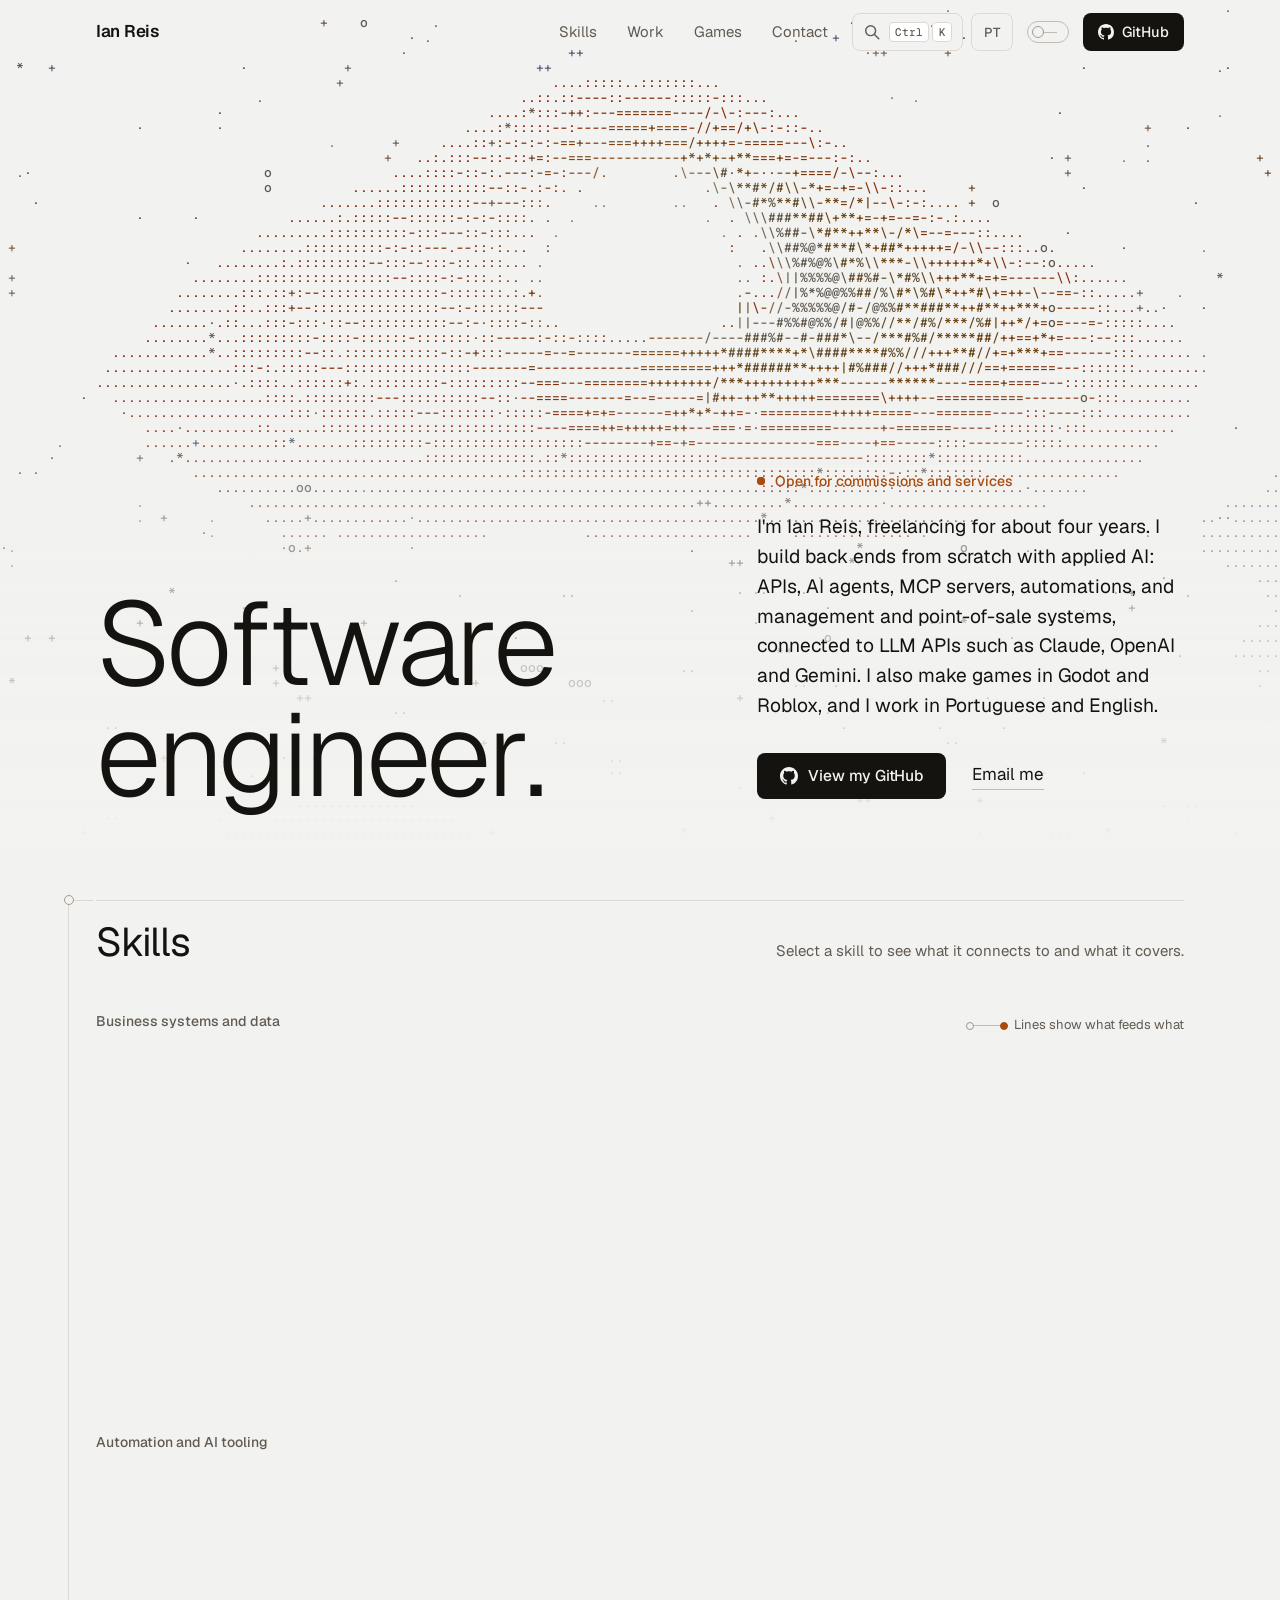
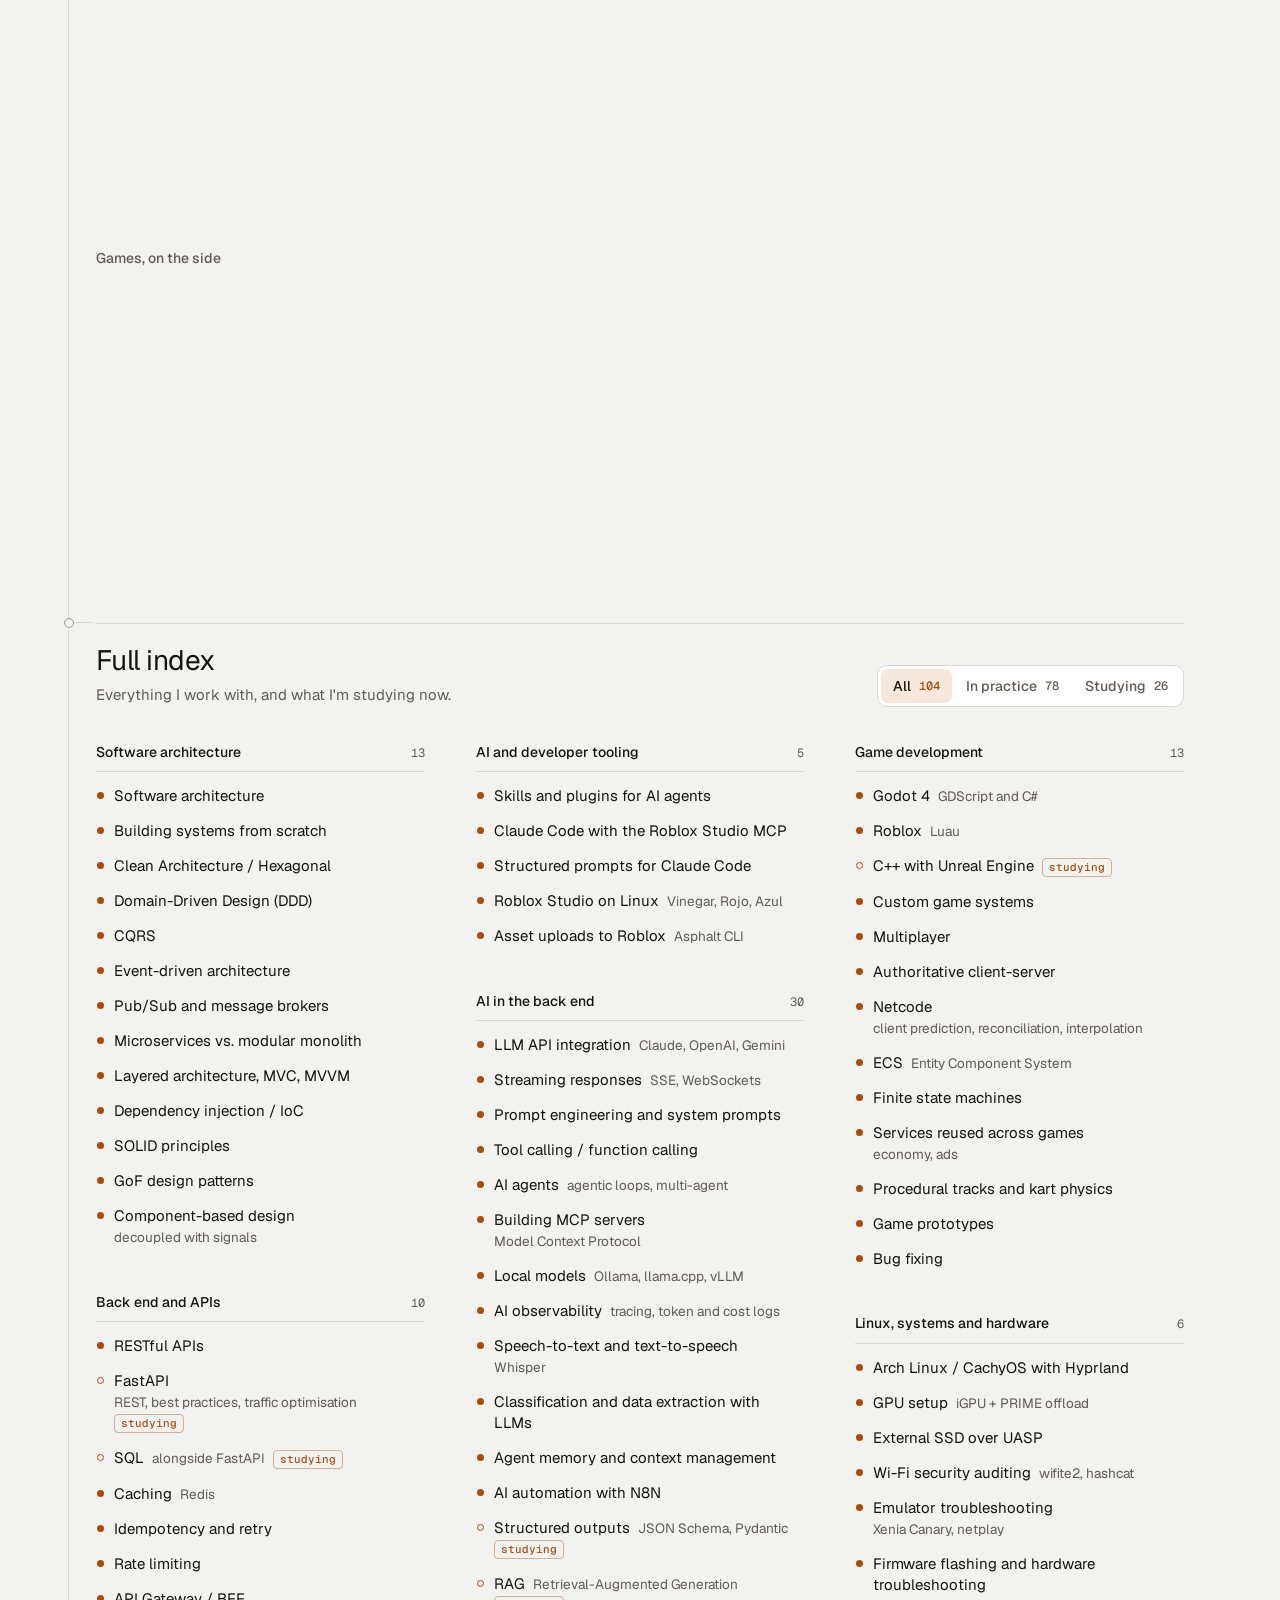
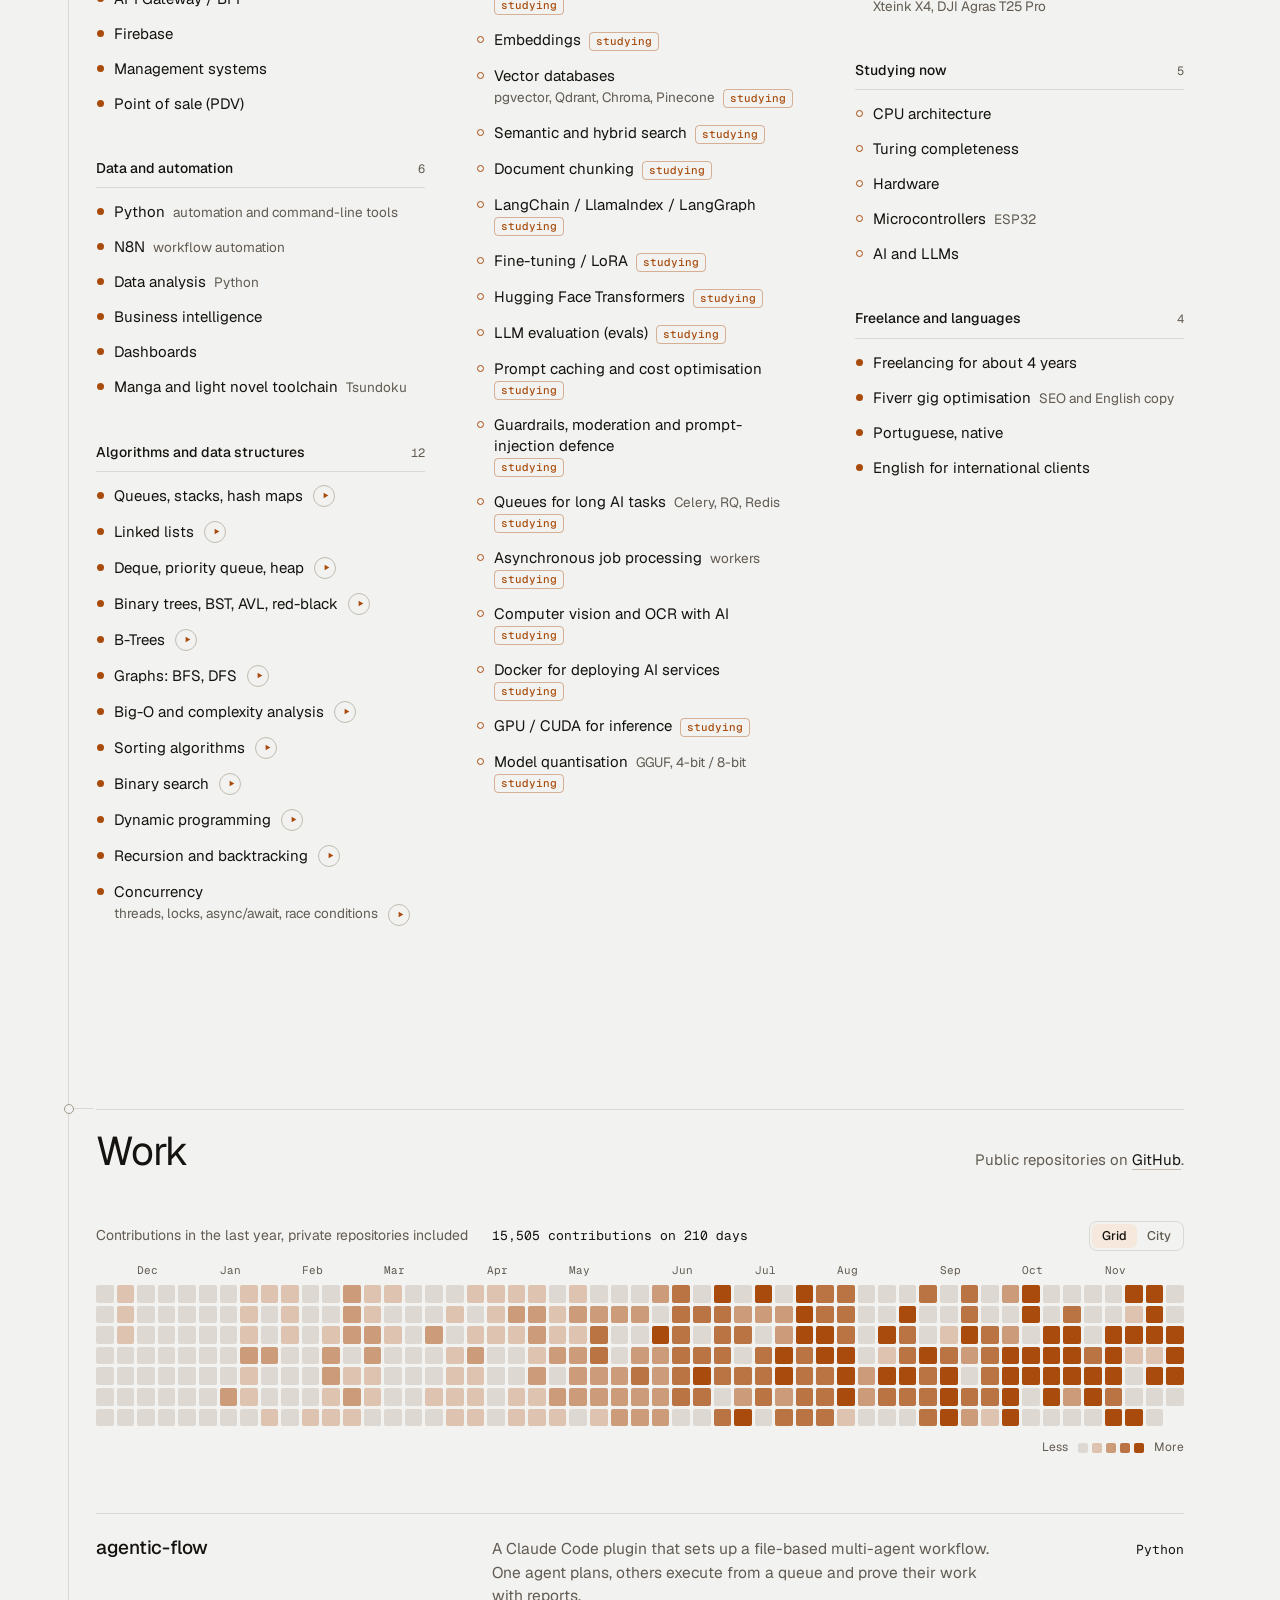
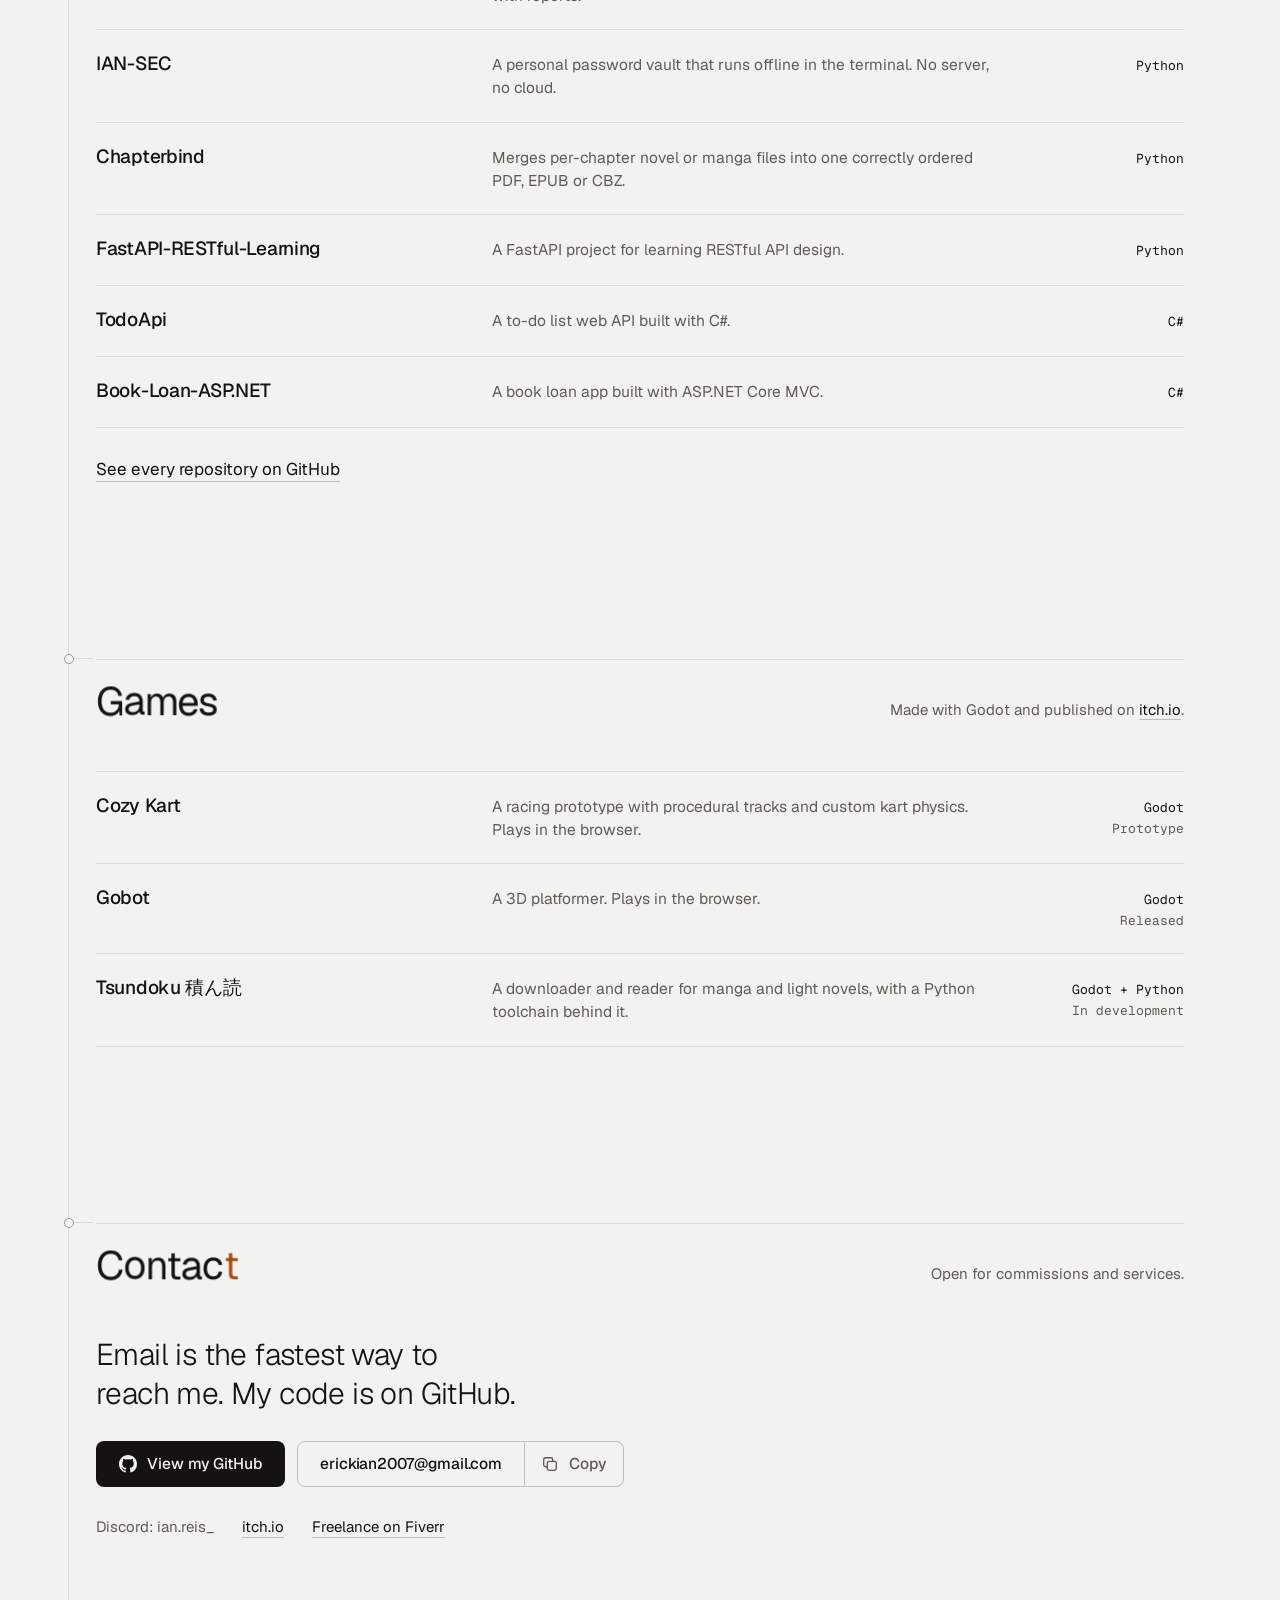
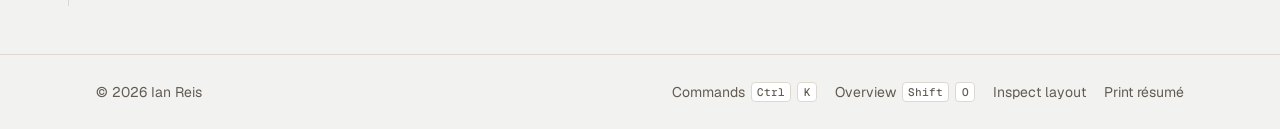
<file: index.html>
<!DOCTYPE html>
<html lang="en">
<head>
<meta charset="utf-8">
<meta name="viewport" content="width=device-width, initial-scale=1">
<title>Ian Reis — Software Engineer</title>
<meta name="description" content="Ian Reis is a freelance software engineer who builds back ends from scratch with applied AI: APIs, AI agents, MCP servers, automations, and management and point-of-sale systems. Also builds games with Godot and Roblox. Portuguese and English.">
<meta name="keywords" content="software engineer, software architecture, RESTful APIs, FastAPI, Python, automation, N8N, CQRS, DDD, Clean Architecture, Godot 4, Roblox, Luau, multiplayer, freelancer">
<meta name="theme-color" content="#F2F2F0">
<meta name="color-scheme" content="light dark">
<link rel="canonical" href="https://ian-reis.github.io/portfolio/">
<meta property="og:type" content="website">
<meta property="og:url" content="https://ian-reis.github.io/portfolio/">
<meta property="og:title" content="Ian Reis — Software Engineer">
<meta property="og:description" content="Back ends with applied AI: APIs, AI agents, MCP servers and automations, plus management and point-of-sale systems. Also games with Godot and Roblox.">
<meta property="og:image" content="https://ian-reis.github.io/portfolio/assets/images/og.png">
<meta property="og:image:width" content="1200">
<meta property="og:image:height" content="630">
<meta name="twitter:card" content="summary_large_image">
<link rel="icon" href="data:image/svg+xml,%3Csvg xmlns='http://www.w3.org/2000/svg' viewBox='0 0 64 64'%3E%3Crect width='64' height='64' rx='14' fill='%2315130F'/%3E%3Cpath d='M18 32L46 20M18 32L46 44' stroke='%23F2A04A' stroke-width='3' fill='none'/%3E%3Ccircle cx='18' cy='32' r='6' fill='%23F2F2F0'/%3E%3Ccircle cx='46' cy='20' r='6' fill='%23F2F2F0'/%3E%3Ccircle cx='46' cy='44' r='6' fill='%23F2F2F0'/%3E%3C/svg%3E">

<script type="application/ld+json">
{
  "@context": "https://schema.org",
  "@type": "Person",
  "name": "Ian Reis",
  "jobTitle": "Software Engineer",
  "email": "mailto:erickian2007@gmail.com",
  "url": "https://ian-reis.github.io/portfolio/",
  "knowsLanguage": ["pt-BR", "en"],
  "knowsAbout": ["Software architecture", "RESTful APIs", "FastAPI", "Python", "Automation", "N8N", "Firebase", "CQRS", "Domain-Driven Design", "Clean Architecture", "Event-driven architecture", "Data structures and algorithms", "Management systems", "Point of sale", "Business intelligence", "Godot 4", "Roblox", "Luau", "C#", "Multiplayer netcode", "LLM API integration", "AI agents", "Model Context Protocol (MCP) servers", "Prompt engineering", "Tool calling", "Local LLMs", "Speech-to-text"],
  "sameAs": ["https://github.com/ian-Reis", "https://ian-reis.itch.io/"]
}
</script>

<script>
  /* Runs before first paint: theme, language and motion preferences, so nothing flashes. */
  (function () {
    var r = document.documentElement;
    var get = function (k) { try { return localStorage.getItem(k); } catch (e) { return null; } };
    var theme = get('ir:theme');
    if (theme !== 'light' && theme !== 'dark') {
      theme = window.matchMedia && matchMedia('(prefers-color-scheme: dark)').matches ? 'dark' : 'light';
    }
    r.setAttribute('data-theme', theme);
    var lang = get('ir:lang');
    if (lang !== 'en' && lang !== 'pt') lang = /^pt\b/i.test(navigator.language || '') ? 'pt' : 'en';
    r.lang = lang === 'pt' ? 'pt-BR' : 'en';
    try { if (!matchMedia('(prefers-reduced-motion: reduce)').matches) r.classList.add('motion'); } catch (e) {}
    r.classList.add('scripted'); // before first paint: layout that depends on JavaScript can be reserved without a shift
    setTimeout(function () { if (!window.__siteReady) r.classList.remove('motion'); }, 3000); // fail-safe
    var meta = document.querySelector('meta[name="theme-color"]');
    if (meta) meta.setAttribute('content', theme === 'dark' ? '#07080B' : '#F2F2F0');

    // arriving from the 404 page: open this page as a circle from the button that was clicked
    window.addEventListener('pagereveal', function (e) {
      if (!e.viewTransition) return;
      // the browser may skip the transition: then the page simply appears, without an error
      ['ready', 'finished', 'updateCallbackDone'].forEach(function (k) { if (e.viewTransition[k]) e.viewTransition[k].catch(function () {}); });
      var raw = null;
      try { raw = sessionStorage.getItem('ir:vt-origin'); sessionStorage.removeItem('ir:vt-origin'); } catch (err) {}
      if (!raw) { e.viewTransition.skipTransition(); return; }
      var p = JSON.parse(raw);
      e.viewTransition.ready.then(function () {
        var rad = Math.hypot(Math.max(p.x, innerWidth - p.x), Math.max(p.y, innerHeight - p.y));
        r.animate({ clipPath: ['circle(0px at ' + p.x + 'px ' + p.y + 'px)', 'circle(' + rad + 'px at ' + p.x + 'px ' + p.y + 'px)'] },
          { duration: 700, easing: 'cubic-bezier(0.215, 0.61, 0.355, 1)', pseudoElement: '::view-transition-new(root)' });
      }).catch(function () { /* the browser skipped the transition: the page simply appears */ });
      e.viewTransition.finished.catch(function () {});
    });
  })();
</script>

<link rel="preload" href="assets/fonts/geist.woff2" as="font" type="font/woff2" crossorigin>
<link rel="stylesheet" href="assets/css/fonts.css">
<link rel="stylesheet" href="assets/css/site.css">

<script data-goatcounter="https://ian-reis.goatcounter.com/count" async src="https://gc.zgo.at/count.js"></script>
</head>
<body>

<a class="skip" href="#main" data-i18n="skip">Skip to content</a>
<div class="progress" aria-hidden="true"><span id="progress"></span></div>

<header class="bar" id="bar" data-c="Header">
  <div class="wrap bar__in">
    <a class="brand" href="#top" aria-label="Ian Reis"><span class="brand__k" aria-hidden="true">I</span><span class="brand__h" aria-hidden="true">an&nbsp;</span><span class="brand__k" aria-hidden="true">R</span><span class="brand__h" aria-hidden="true">eis</span></a>
    <nav class="nav" aria-label="Sections" data-i18n-attr="aria-label:nav.label">
      <a href="#skills" data-i18n="nav.skills">Skills</a>
      <a href="#work" data-i18n="nav.work">Work</a>
      <a href="#games" data-i18n="nav.games">Games</a>
      <a href="#contact" data-i18n="nav.contact">Contact</a>
      <span class="nav__ind" aria-hidden="true"></span>
    </nav>
    <div class="tools">
      <button class="tool tool--palette" type="button" id="open-palette" aria-haspopup="dialog" aria-controls="palette" aria-label="Open command menu" data-i18n-attr="aria-label:palette.open">
        <svg class="icon" viewBox="0 0 20 20" aria-hidden="true" focusable="false"><circle cx="8.5" cy="8.5" r="5.5" fill="none" stroke="currentColor" stroke-width="1.6"/><path d="M13 13l4.5 4.5" stroke="currentColor" stroke-width="1.6" stroke-linecap="round"/></svg>
        <span class="tool__keys"><kbd class="mod-key">Ctrl</kbd><kbd>K</kbd></span>
      </button>
      <button class="tool tool--lang" type="button" id="lang-toggle">PT</button>
      <button class="theme-switch" type="button" id="theme-toggle" role="switch" aria-checked="false" aria-label="Dark theme" data-i18n-attr="aria-label:theme.label">
        <span class="theme-switch__track"><span class="theme-switch__port"></span></span>
      </button>
      <a class="btn btn--primary btn--sm" href="https://github.com/ian-Reis" target="_blank" rel="noopener">
        <svg class="icon" viewBox="0 0 16 16" aria-hidden="true" focusable="false"><path fill="currentColor" d="M8 0C3.58 0 0 3.58 0 8c0 3.54 2.29 6.53 5.47 7.59.4.07.55-.17.55-.38 0-.19-.01-.82-.01-1.49-2.01.37-2.53-.49-2.69-.94-.09-.23-.48-.94-.82-1.13-.28-.15-.68-.52-.01-.53.63-.01 1.08.58 1.23.82.72 1.21 1.87.87 2.33.66.07-.52.28-.87.51-1.07-1.78-.2-3.64-.89-3.64-3.95 0-.87.31-1.59.82-2.15-.08-.2-.36-1.02.08-2.12 0 0 .67-.21 2.2.82.64-.18 1.32-.27 2-.27.68 0 1.36.09 2 .27 1.53-1.04 2.2-.82 2.2-.82.44 1.1.16 1.92.08 2.12.51.56.82 1.27.82 2.15 0 3.07-1.87 3.75-3.65 3.95.29.25.54.73.54 1.48 0 1.07-.01 1.93-.01 2.2 0 .21.15.46.55.38A8.013 8.013 0 0016 8c0-4.42-3.58-8-8-8z"/></svg>
        GitHub
      </a>
    </div>
  </div>
</header>

<main id="main">

  <!-- ───────────── Hero ───────────── -->
  <section class="hero" id="top" data-c="Hero">
    <div class="hero__bg" aria-hidden="true"></div>
    <div class="wrap hero__grid">
      <h1 class="hero__title">
        <span class="sr" data-i18n="hero.sr">Ian Reis, software engineer.</span>
        <span class="hero__line" aria-hidden="true"><span class="hero__inner" data-split data-i18n="hero.l1">Software</span></span>
        <span class="hero__line" aria-hidden="true"><span class="hero__inner" data-split data-i18n="hero.l2">engineer.</span></span>
      </h1>
      <div class="hero__side">
        <p class="status"><span class="status__dot" aria-hidden="true"></span><span data-i18n="status">Open for commissions and services</span></p>
        <p class="hero__lead" data-i18n="hero.lead">I'm Ian Reis, freelancing for about four years. I build back ends from scratch with applied AI: APIs, AI agents, MCP servers, automations, and management and point-of-sale systems, connected to LLM APIs such as Claude, OpenAI and Gemini. I also make games in Godot and Roblox, and I work in Portuguese and English.</p>
        <div class="hero__actions">
          <a class="btn btn--primary" href="https://github.com/ian-Reis" target="_blank" rel="noopener">
            <svg class="icon" viewBox="0 0 16 16" aria-hidden="true" focusable="false"><path fill="currentColor" d="M8 0C3.58 0 0 3.58 0 8c0 3.54 2.29 6.53 5.47 7.59.4.07.55-.17.55-.38 0-.19-.01-.82-.01-1.49-2.01.37-2.53-.49-2.69-.94-.09-.23-.48-.94-.82-1.13-.28-.15-.68-.52-.01-.53.63-.01 1.08.58 1.23.82.72 1.21 1.87.87 2.33.66.07-.52.28-.87.51-1.07-1.78-.2-3.64-.89-3.64-3.95 0-.87.31-1.59.82-2.15-.08-.2-.36-1.02.08-2.12 0 0 .67-.21 2.2.82.64-.18 1.32-.27 2-.27.68 0 1.36.09 2 .27 1.53-1.04 2.2-.82 2.2-.82.44 1.1.16 1.92.08 2.12.51.56.82 1.27.82 2.15 0 3.07-1.87 3.75-3.65 3.95.29.25.54.73.54 1.48 0 1.07-.01 1.93-.01 2.2 0 .21.15.46.55.38A8.013 8.013 0 0016 8c0-4.42-3.58-8-8-8z"/></svg>
            <span data-i18n="cta.github">View my GitHub</span>
          </a>
          <a class="link" href="mailto:erickian2007@gmail.com" data-i18n="cta.email">Email me</a>
        </div>
      </div>
    </div>
  </section>

  <!-- ───────────── Skills ───────────── -->
  <section class="sec" id="skills" aria-labelledby="skills-title" data-c="Skills">
    <div class="wrap">
      <header class="sec__head">
        <h2 class="sec__title" id="skills-title" data-i18n="skills.title">Skills</h2>
        <p class="sec__note" data-i18n="skills.note">Select a skill to see what it connects to and what it covers.</p>
      </header>

      <div class="map" data-c="SkillMap">
        <div class="map__row" data-row="main">
          <div class="map__labels">
            <h3 class="map__label" data-i18n="map.main">Business systems and data</h3>
            <p class="map__legend" aria-hidden="true"><span class="map__legend-line"></span><span data-i18n="map.legend">Lines show what feeds what</span></p>
          </div>
          <div class="map__grid">
            <ul class="col">
              <li><button class="node" type="button" data-id="api" data-to="data" data-stage="0" aria-pressed="false" aria-controls="panel">
                <span class="node__name" data-i18n="n.api">RESTful APIs</span>
                <span class="node__desc" data-i18n="n.api.d">Services that connect systems</span>
              </button></li>
              <li><button class="node" type="button" data-id="mgmt" data-to="data" data-stage="0" aria-pressed="false" aria-controls="panel">
                <span class="node__name" data-i18n="n.mgmt">Management systems</span>
                <span class="node__desc" data-i18n="n.mgmt.d">Software that runs day-to-day operations</span>
              </button></li>
              <li><button class="node" type="button" data-id="pdv" data-to="data" data-stage="0" aria-pressed="false" aria-controls="panel">
                <span class="node__name" data-i18n="n.pdv">Point of sale (PDV)</span>
                <span class="node__desc" data-i18n="n.pdv.d">Software for the sales counter</span>
              </button></li>
            </ul>
            <ul class="col">
              <li><button class="node" type="button" data-id="data" data-to="bi" data-stage="1" aria-pressed="false" aria-controls="panel">
                <span class="node__name" data-i18n="n.data">Data analysis</span>
                <span class="node__desc" data-i18n="n.data.d">Python, from raw data to answers</span>
              </button></li>
            </ul>
            <ul class="col">
              <li><button class="node" type="button" data-id="bi" data-to="dash" data-stage="2" aria-pressed="false" aria-controls="panel">
                <span class="node__name" data-i18n="n.bi">Business intelligence</span>
                <span class="node__desc" data-i18n="n.bi.d">Turning data into decisions</span>
              </button></li>
            </ul>
            <ul class="col">
              <li><button class="node" type="button" data-id="dash" data-stage="3" aria-pressed="false" aria-controls="panel">
                <span class="node__name" data-i18n="n.dash">Dashboards</span>
                <span class="node__desc" data-i18n="n.dash.d">Metrics you can read at a glance</span>
              </button></li>
            </ul>
          </div>
        </div>

        <div class="map__row" data-row="auto">
          <div class="map__labels">
            <h3 class="map__label" data-i18n="map.auto">Automation and AI tooling</h3>
          </div>
          <div class="map__grid">
            <ul class="col">
              <li><button class="node" type="button" data-id="python" data-to="auto" data-stage="0" aria-pressed="false" aria-controls="panel">
                <span class="node__name">Python</span>
                <span class="node__desc" data-i18n="n.python.d">Automation and command-line tools</span>
              </button></li>
              <li><button class="node" type="button" data-id="n8n" data-to="auto" data-stage="0" aria-pressed="false" aria-controls="panel">
                <span class="node__name">N8N</span>
                <span class="node__desc" data-i18n="n.n8n.d">Workflows between services</span>
              </button></li>
              <li><button class="node" type="button" data-id="claude" data-to="auto" data-stage="0" aria-pressed="false" aria-controls="panel">
                <span class="node__name">Claude Code</span>
                <span class="node__desc" data-i18n="n.claude.d">Skills, plugins, prompts and MCP</span>
              </button></li>
            </ul>
            <ul class="col">
              <li><button class="node" type="button" data-id="auto" data-stage="1" aria-pressed="false" aria-controls="panel">
                <span class="node__name" data-i18n="n.auto">Automation</span>
                <span class="node__desc" data-i18n="n.auto.d">Repetitive work, done by software</span>
              </button></li>
            </ul>
            <div class="col col--empty" aria-hidden="true"></div>
            <div class="col col--empty" aria-hidden="true"></div>
          </div>
        </div>

        <div class="map__row map__row--games" data-row="games">
          <div class="map__labels">
            <h3 class="map__label" data-i18n="map.games">Games, on the side</h3>
          </div>
          <div class="map__grid">
            <ul class="col">
              <li><button class="node" type="button" data-id="gdscript" data-to="godot" data-stage="0" aria-pressed="false" aria-controls="panel">
                <span class="node__name">GDScript</span>
                <span class="node__desc" data-i18n="n.gdscript.d">Godot's own language</span>
              </button></li>
              <li><button class="node" type="button" data-id="csharp" data-to="godot" data-stage="0" aria-pressed="false" aria-controls="panel">
                <span class="node__name">C#</span>
                <span class="node__desc" data-i18n="n.csharp.d">Gameplay code and tools</span>
              </button></li>
              <li><button class="node" type="button" data-id="luau" data-to="roblox" data-stage="0" aria-pressed="false" aria-controls="panel">
                <span class="node__name">Luau</span>
                <span class="node__desc" data-i18n="n.luau.d">Roblox scripting</span>
              </button></li>
            </ul>
            <ul class="col">
              <li><button class="node" type="button" data-id="godot" data-to="game" data-stage="1" aria-pressed="false" aria-controls="panel">
                <span class="node__name">Godot 4</span>
                <span class="node__desc" data-i18n="n.godot.d">Open-source game engine</span>
              </button></li>
              <li><button class="node" type="button" data-id="roblox" data-to="game" data-stage="1" aria-pressed="false" aria-controls="panel">
                <span class="node__name">Roblox</span>
                <span class="node__desc" data-i18n="n.roblox.d">Experiences in Luau</span>
              </button></li>
            </ul>
            <ul class="col">
              <li><button class="node" type="button" data-id="game" data-stage="2" aria-pressed="false" aria-controls="panel">
                <span class="node__name" data-i18n="n.game">Game development</span>
                <span class="node__desc" data-i18n="n.game.d">Custom systems, multiplayer, prototypes</span>
              </button></li>
            </ul>
            <div class="col col--empty" aria-hidden="true"></div>
          </div>
        </div>

        <!-- detail for the selected skill (filled by site.js) -->
        <section class="panel" id="panel" aria-labelledby="panel-title" aria-hidden="true">
          <div class="panel__inner">
            <div class="panel__body">
              <header class="panel__head">
                <h3 class="panel__title" id="panel-title" tabindex="-1"></h3>
                <button class="panel__close" type="button" aria-label="Close" data-i18n-attr="aria-label:panel.close">
                  <svg viewBox="0 0 20 20" aria-hidden="true" focusable="false"><path d="M5 5l10 10M15 5L5 15" stroke="currentColor" stroke-width="1.6" stroke-linecap="round"/></svg>
                </button>
              </header>
              <p class="panel__lede"></p>
              <div class="panel__cols">
                <div class="panel__group" data-group="links">
                  <h4 class="panel__label" data-i18n="panel.work">Public work</h4>
                  <ul class="panel__links"></ul>
                </div>
                <div class="panel__group" data-group="related">
                  <h4 class="panel__label" data-i18n="panel.related">Connected skills</h4>
                  <ul class="panel__chips"></ul>
                </div>
              </div>
            </div>
          </div>
        </section>
      </div>

      <!-- full index: every skill, grouped; studying marked as such -->
      <div class="ix" id="index" data-c="SkillIndex">
        <header class="ix__head">
          <div>
            <h3 class="ix__title" data-i18n="ix.title">Full index</h3>
            <p class="ix__note" data-i18n="ix.note">Everything I work with, and what I'm studying now.</p>
          </div>
          <div class="ix__filter" role="group" aria-label="Filter the index" data-i18n-attr="aria-label:ix.filter" hidden>
            <button type="button" class="ix__btn" data-filter="all" aria-pressed="true"><span data-i18n="ix.all">All</span><b></b></button>
            <button type="button" class="ix__btn" data-filter="practice" aria-pressed="false"><span data-i18n="ix.practice">In practice</span><b></b></button>
            <button type="button" class="ix__btn" data-filter="study" aria-pressed="false"><span data-i18n="ix.study">Studying</span><b></b></button>
          </div>
        </header>

        <div class="ix__groups">
          <section class="ix__group" aria-labelledby="ix-g-arch">
            <h4 class="ix__gtitle" id="ix-g-arch"><span data-i18n="ix.g.arch">Software architecture</span><span class="ix__count"></span></h4>
            <ul class="ix__list">
              <li class="ix__item"><span class="ix__name" data-i18n="ix.arch">Software architecture</span></li>
              <li class="ix__item"><span class="ix__name" data-i18n="ix.scratch">Building systems from scratch</span></li>
              <li class="ix__item"><span class="ix__name">Clean Architecture / Hexagonal</span></li>
              <li class="ix__item"><span class="ix__name">Domain-Driven Design (DDD)</span></li>
              <li class="ix__item"><span class="ix__name">CQRS</span></li>
              <li class="ix__item"><span class="ix__name" data-i18n="ix.eda">Event-driven architecture</span></li>
              <li class="ix__item"><span class="ix__name" data-i18n="ix.pubsub">Pub/Sub and message brokers</span></li>
              <li class="ix__item"><span class="ix__name" data-i18n="ix.micro">Microservices vs. modular monolith</span></li>
              <li class="ix__item"><span class="ix__name" data-i18n="ix.layers">Layered architecture, MVC, MVVM</span></li>
              <li class="ix__item"><span class="ix__name" data-i18n="ix.di">Dependency injection / IoC</span></li>
              <li class="ix__item"><span class="ix__name" data-i18n="ix.solid">SOLID principles</span></li>
              <li class="ix__item"><span class="ix__name" data-i18n="ix.gof">GoF design patterns</span></li>
              <li class="ix__item"><span class="ix__name" data-i18n="ix.components">Component-based design</span><span class="ix__detail" data-i18n="ix.components.d">decoupled with signals</span></li>
            </ul>
          </section>

          <section class="ix__group" aria-labelledby="ix-g-back">
            <h4 class="ix__gtitle" id="ix-g-back"><span data-i18n="ix.g.back">Back end and APIs</span><span class="ix__count"></span></h4>
            <ul class="ix__list">
              <li class="ix__item"><span class="ix__name" data-i18n="n.api">RESTful APIs</span></li>
              <li class="ix__item" data-status="study"><span class="ix__name">FastAPI</span><span class="ix__detail" data-i18n="ix.fastapi.d">REST, best practices, traffic optimisation</span><span class="ix__tag" data-i18n="ix.studying">studying</span></li>
              <li class="ix__item" data-status="study"><span class="ix__name">SQL</span><span class="ix__detail" data-i18n="ix.sql.d">alongside FastAPI</span><span class="ix__tag" data-i18n="ix.studying">studying</span></li>
              <li class="ix__item"><span class="ix__name" data-i18n="ix.redis">Caching</span><span class="ix__detail">Redis</span></li>
              <li class="ix__item"><span class="ix__name" data-i18n="ix.idem">Idempotency and retry</span></li>
              <li class="ix__item"><span class="ix__name">Rate limiting</span></li>
              <li class="ix__item"><span class="ix__name">API Gateway / BFF</span></li>
              <li class="ix__item"><span class="ix__name">Firebase</span></li>
              <li class="ix__item"><span class="ix__name" data-i18n="n.mgmt">Management systems</span></li>
              <li class="ix__item"><span class="ix__name" data-i18n="n.pdv">Point of sale (PDV)</span></li>
            </ul>
          </section>

          <section class="ix__group" aria-labelledby="ix-g-data">
            <h4 class="ix__gtitle" id="ix-g-data"><span data-i18n="ix.g.data">Data and automation</span><span class="ix__count"></span></h4>
            <ul class="ix__list">
              <li class="ix__item"><span class="ix__name">Python</span><span class="ix__detail" data-i18n="ix.python.d">automation and command-line tools</span></li>
              <li class="ix__item"><span class="ix__name">N8N</span><span class="ix__detail" data-i18n="ix.n8n.d">workflow automation</span></li>
              <li class="ix__item"><span class="ix__name" data-i18n="ix.analysis">Data analysis</span><span class="ix__detail">Python</span></li>
              <li class="ix__item"><span class="ix__name">Business intelligence</span></li>
              <li class="ix__item"><span class="ix__name">Dashboards</span></li>
              <li class="ix__item"><span class="ix__name" data-i18n="ix.tsundoku">Manga and light novel toolchain</span><span class="ix__detail">Tsundoku</span></li>
            </ul>
          </section>

          <section class="ix__group" aria-labelledby="ix-g-algo">
            <h4 class="ix__gtitle" id="ix-g-algo"><span data-i18n="ix.g.algo">Algorithms and data structures</span><span class="ix__count"></span></h4>
            <ul class="ix__list">
              <li class="ix__item" data-algo="queues"><span class="ix__name" data-i18n="ix.queues">Queues, stacks, hash maps</span></li>
              <li class="ix__item" data-algo="linked"><span class="ix__name" data-i18n="ix.linked">Linked lists</span></li>
              <li class="ix__item" data-algo="heap"><span class="ix__name" data-i18n="ix.heap">Deque, priority queue, heap</span></li>
              <li class="ix__item" data-algo="trees"><span class="ix__name" data-i18n="ix.trees">Binary trees, BST, AVL, red-black</span></li>
              <li class="ix__item" data-algo="btree"><span class="ix__name">B-Trees</span></li>
              <li class="ix__item" data-algo="graphs"><span class="ix__name" data-i18n="ix.graphs">Graphs: BFS, DFS</span></li>
              <li class="ix__item" data-algo="bigo"><span class="ix__name" data-i18n="ix.bigo">Big-O and complexity analysis</span></li>
              <li class="ix__item" data-algo="sorting"><span class="ix__name" data-i18n="ix.sorting">Sorting algorithms</span></li>
              <li class="ix__item" data-algo="bsearch"><span class="ix__name" data-i18n="ix.bsearch">Binary search</span></li>
              <li class="ix__item" data-algo="dp"><span class="ix__name" data-i18n="ix.dp">Dynamic programming</span></li>
              <li class="ix__item" data-algo="recursion"><span class="ix__name" data-i18n="ix.recursion">Recursion and backtracking</span></li>
              <li class="ix__item" data-algo="concurrency"><span class="ix__name" data-i18n="ix.concurrency">Concurrency</span><span class="ix__detail" data-i18n="ix.concurrency.d">threads, locks, async/await, race conditions</span></li>
            </ul>
          </section>

          <section class="ix__group" aria-labelledby="ix-g-ai">
            <h4 class="ix__gtitle" id="ix-g-ai"><span data-i18n="ix.g.ai">AI and developer tooling</span><span class="ix__count"></span></h4>
            <ul class="ix__list">
              <li class="ix__item"><span class="ix__name" data-i18n="ix.agents">Skills and plugins for AI agents</span></li>
              <li class="ix__item"><span class="ix__name" data-i18n="ix.mcp">Claude Code with the Roblox Studio MCP</span></li>
              <li class="ix__item"><span class="ix__name" data-i18n="ix.prompts">Structured prompts for Claude Code</span></li>
              <li class="ix__item"><span class="ix__name" data-i18n="ix.studiolinux">Roblox Studio on Linux</span><span class="ix__detail">Vinegar, Rojo, Azul</span></li>
              <li class="ix__item"><span class="ix__name" data-i18n="ix.asphalt">Asset uploads to Roblox</span><span class="ix__detail">Asphalt CLI</span></li>
            </ul>
          </section>

          <section class="ix__group" aria-labelledby="ix-g-aibe">
            <h4 class="ix__gtitle" id="ix-g-aibe"><span data-i18n="ix.g.aibe">AI in the back end</span><span class="ix__count"></span></h4>
            <ul class="ix__list">
              <li class="ix__item"><span class="ix__name" data-i18n="ix.llmapi">LLM API integration</span><span class="ix__detail">Claude, OpenAI, Gemini</span></li>
              <li class="ix__item"><span class="ix__name" data-i18n="ix.stream">Streaming responses</span><span class="ix__detail">SSE, WebSockets</span></li>
              <li class="ix__item"><span class="ix__name" data-i18n="ix.prompteng">Prompt engineering and system prompts</span></li>
              <li class="ix__item"><span class="ix__name">Tool calling / function calling</span></li>
              <li class="ix__item"><span class="ix__name" data-i18n="ix.aiagents">AI agents</span><span class="ix__detail" data-i18n="ix.aiagents.d">agentic loops, multi-agent</span></li>
              <li class="ix__item"><span class="ix__name" data-i18n="ix.mcpserver">Building MCP servers</span><span class="ix__detail">Model Context Protocol</span></li>
              <li class="ix__item"><span class="ix__name" data-i18n="ix.local">Local models</span><span class="ix__detail">Ollama, llama.cpp, vLLM</span></li>
              <li class="ix__item"><span class="ix__name" data-i18n="ix.obs">AI observability</span><span class="ix__detail" data-i18n="ix.obs.d">tracing, token and cost logs</span></li>
              <li class="ix__item"><span class="ix__name" data-i18n="ix.speech">Speech-to-text and text-to-speech</span><span class="ix__detail">Whisper</span></li>
              <li class="ix__item"><span class="ix__name" data-i18n="ix.extract">Classification and data extraction with LLMs</span></li>
              <li class="ix__item"><span class="ix__name" data-i18n="ix.memory">Agent memory and context management</span></li>
              <li class="ix__item"><span class="ix__name" data-i18n="ix.n8nai">AI automation with N8N</span></li>
              <li class="ix__item" data-status="study"><span class="ix__name">Structured outputs</span><span class="ix__detail">JSON Schema, Pydantic</span><span class="ix__tag" data-i18n="ix.studying">studying</span></li>
              <li class="ix__item" data-status="study"><span class="ix__name">RAG</span><span class="ix__detail">Retrieval-Augmented Generation</span><span class="ix__tag" data-i18n="ix.studying">studying</span></li>
              <li class="ix__item" data-status="study"><span class="ix__name">Embeddings</span><span class="ix__tag" data-i18n="ix.studying">studying</span></li>
              <li class="ix__item" data-status="study"><span class="ix__name" data-i18n="ix.vectordb">Vector databases</span><span class="ix__detail">pgvector, Qdrant, Chroma, Pinecone</span><span class="ix__tag" data-i18n="ix.studying">studying</span></li>
              <li class="ix__item" data-status="study"><span class="ix__name" data-i18n="ix.semsearch">Semantic and hybrid search</span><span class="ix__tag" data-i18n="ix.studying">studying</span></li>
              <li class="ix__item" data-status="study"><span class="ix__name" data-i18n="ix.chunking">Document chunking</span><span class="ix__tag" data-i18n="ix.studying">studying</span></li>
              <li class="ix__item" data-status="study"><span class="ix__name">LangChain / LlamaIndex / LangGraph</span><span class="ix__tag" data-i18n="ix.studying">studying</span></li>
              <li class="ix__item" data-status="study"><span class="ix__name">Fine-tuning / LoRA</span><span class="ix__tag" data-i18n="ix.studying">studying</span></li>
              <li class="ix__item" data-status="study"><span class="ix__name">Hugging Face Transformers</span><span class="ix__tag" data-i18n="ix.studying">studying</span></li>
              <li class="ix__item" data-status="study"><span class="ix__name" data-i18n="ix.evals">LLM evaluation (evals)</span><span class="ix__tag" data-i18n="ix.studying">studying</span></li>
              <li class="ix__item" data-status="study"><span class="ix__name" data-i18n="ix.pcache">Prompt caching and cost optimisation</span><span class="ix__tag" data-i18n="ix.studying">studying</span></li>
              <li class="ix__item" data-status="study"><span class="ix__name" data-i18n="ix.guard">Guardrails, moderation and prompt-injection defence</span><span class="ix__tag" data-i18n="ix.studying">studying</span></li>
              <li class="ix__item" data-status="study"><span class="ix__name" data-i18n="ix.aiqueues">Queues for long AI tasks</span><span class="ix__detail">Celery, RQ, Redis</span><span class="ix__tag" data-i18n="ix.studying">studying</span></li>
              <li class="ix__item" data-status="study"><span class="ix__name" data-i18n="ix.jobs">Asynchronous job processing</span><span class="ix__detail">workers</span><span class="ix__tag" data-i18n="ix.studying">studying</span></li>
              <li class="ix__item" data-status="study"><span class="ix__name" data-i18n="ix.vision">Computer vision and OCR with AI</span><span class="ix__tag" data-i18n="ix.studying">studying</span></li>
              <li class="ix__item" data-status="study"><span class="ix__name" data-i18n="ix.docker">Docker for deploying AI services</span><span class="ix__tag" data-i18n="ix.studying">studying</span></li>
              <li class="ix__item" data-status="study"><span class="ix__name" data-i18n="ix.cuda">GPU / CUDA for inference</span><span class="ix__tag" data-i18n="ix.studying">studying</span></li>
              <li class="ix__item" data-status="study"><span class="ix__name" data-i18n="ix.quant">Model quantisation</span><span class="ix__detail">GGUF, 4-bit / 8-bit</span><span class="ix__tag" data-i18n="ix.studying">studying</span></li>
            </ul>
          </section>

          <section class="ix__group" aria-labelledby="ix-g-games">
            <h4 class="ix__gtitle" id="ix-g-games"><span data-i18n="ix.g.games">Game development</span><span class="ix__count"></span></h4>
            <ul class="ix__list">
              <li class="ix__item"><span class="ix__name">Godot 4</span><span class="ix__detail" data-i18n="ix.godot.d">GDScript and C#</span></li>
              <li class="ix__item"><span class="ix__name">Roblox</span><span class="ix__detail">Luau</span></li>
              <li class="ix__item" data-status="study"><span class="ix__name" data-i18n="ix.unreal">C++ with Unreal Engine</span><span class="ix__tag" data-i18n="ix.studying">studying</span></li>
              <li class="ix__item"><span class="ix__name" data-i18n="ix.gamesys">Custom game systems</span></li>
              <li class="ix__item"><span class="ix__name">Multiplayer</span></li>
              <li class="ix__item"><span class="ix__name" data-i18n="ix.authoritative">Authoritative client-server</span></li>
              <li class="ix__item"><span class="ix__name">Netcode</span><span class="ix__detail" data-i18n="ix.netcode.d">client prediction, reconciliation, interpolation</span></li>
              <li class="ix__item"><span class="ix__name">ECS</span><span class="ix__detail">Entity Component System</span></li>
              <li class="ix__item"><span class="ix__name" data-i18n="ix.fsm">Finite state machines</span></li>
              <li class="ix__item"><span class="ix__name" data-i18n="ix.services">Services reused across games</span><span class="ix__detail" data-i18n="ix.services.d">economy, ads</span></li>
              <li class="ix__item"><span class="ix__name" data-i18n="ix.procedural">Procedural tracks and kart physics</span></li>
              <li class="ix__item"><span class="ix__name" data-i18n="ix.prototypes">Game prototypes</span></li>
              <li class="ix__item"><span class="ix__name" data-i18n="ix.bugs">Bug fixing</span></li>
            </ul>
          </section>

          <section class="ix__group" aria-labelledby="ix-g-sys">
            <h4 class="ix__gtitle" id="ix-g-sys"><span data-i18n="ix.g.sys">Linux, systems and hardware</span><span class="ix__count"></span></h4>
            <ul class="ix__list">
              <li class="ix__item"><span class="ix__name" data-i18n="ix.arch.linux">Arch Linux / CachyOS with Hyprland</span></li>
              <li class="ix__item"><span class="ix__name" data-i18n="ix.gpu">GPU setup</span><span class="ix__detail">iGPU + PRIME offload</span></li>
              <li class="ix__item"><span class="ix__name" data-i18n="ix.ssd">External SSD over UASP</span></li>
              <li class="ix__item"><span class="ix__name" data-i18n="ix.wifi">Wi-Fi security auditing</span><span class="ix__detail">wifite2, hashcat</span></li>
              <li class="ix__item"><span class="ix__name" data-i18n="ix.emu">Emulator troubleshooting</span><span class="ix__detail">Xenia Canary, netplay</span></li>
              <li class="ix__item"><span class="ix__name" data-i18n="ix.firmware">Firmware flashing and hardware troubleshooting</span><span class="ix__detail">Xteink X4, DJI Agras T25 Pro</span></li>
            </ul>
          </section>

          <section class="ix__group ix__group--study" aria-labelledby="ix-g-study">
            <h4 class="ix__gtitle" id="ix-g-study"><span data-i18n="ix.g.study">Studying now</span><span class="ix__count"></span></h4>
            <ul class="ix__list">
              <li class="ix__item" data-status="study"><span class="ix__name" data-i18n="ix.cpu">CPU architecture</span><span class="ix__tag" data-i18n="ix.studying">studying</span></li>
              <li class="ix__item" data-status="study"><span class="ix__name" data-i18n="ix.turing">Turing completeness</span><span class="ix__tag" data-i18n="ix.studying">studying</span></li>
              <li class="ix__item" data-status="study"><span class="ix__name">Hardware</span><span class="ix__tag" data-i18n="ix.studying">studying</span></li>
              <li class="ix__item" data-status="study"><span class="ix__name" data-i18n="ix.mcu">Microcontrollers</span><span class="ix__detail">ESP32</span><span class="ix__tag" data-i18n="ix.studying">studying</span></li>
              <li class="ix__item" data-status="study"><span class="ix__name" data-i18n="ix.llm">AI and LLMs</span><span class="ix__tag" data-i18n="ix.studying">studying</span></li>
            </ul>
          </section>

          <section class="ix__group" aria-labelledby="ix-g-pro">
            <h4 class="ix__gtitle" id="ix-g-pro"><span data-i18n="ix.g.pro">Freelance and languages</span><span class="ix__count"></span></h4>
            <ul class="ix__list">
              <li class="ix__item"><span class="ix__name" data-i18n="ix.freelance">Freelancing for about 4 years</span></li>
              <li class="ix__item"><span class="ix__name" data-i18n="ix.fiverr">Fiverr gig optimisation</span><span class="ix__detail" data-i18n="ix.fiverr.d">SEO and English copy</span></li>
              <li class="ix__item"><span class="ix__name" data-i18n="ix.pt">Portuguese, native</span></li>
              <li class="ix__item"><span class="ix__name" data-i18n="ix.en">English for international clients</span></li>
            </ul>
          </section>
        </div>
      </div>
    </div>
  </section>

  <!-- ───────────── Work ───────────── -->
  <section class="sec" id="work" aria-labelledby="work-title" data-c="Work">
    <div class="wrap">
      <header class="sec__head">
        <h2 class="sec__title" id="work-title" data-i18n="work.title">Work</h2>
        <p class="sec__note" data-i18n-html="work.note">Public repositories on <a href="https://github.com/ian-Reis?tab=repositories" target="_blank" rel="noopener">GitHub</a>.</p>
      </header>

      <!-- contribution calendar incl. private repositories (assets/data/activity.json, refreshed daily by a GitHub Action) -->
      <figure class="activity" id="activity" hidden data-c="Activity">
        <figcaption class="activity__head">
          <span class="insight__label" data-i18n="act.label">Contributions in the last year, private repositories included</span>
          <span class="activity__total" id="act-total"></span>
        </figcaption>
        <div class="hm" id="heatmap">
          <div class="hm__months" aria-hidden="true"></div>
          <div class="hm__grid" role="img"></div>
        </div>
        <p class="hm__legend" aria-hidden="true">
          <span data-i18n="act.less">Less</span><i data-l="0"></i><i data-l="1"></i><i data-l="2"></i><i data-l="3"></i><i data-l="4"></i><span data-i18n="act.more">More</span>
        </p>
      </figure>

      <!-- live from the GitHub API; stays hidden if it cannot load -->
      <div class="insights" id="insights" hidden data-c="Insights">
        <figure class="insight">
          <figcaption class="insight__label" data-i18n="work.langs">Languages across public repositories</figcaption>
          <div class="langbar" id="langbar"></div>
          <ul class="langbar__legend" id="langlegend"></ul>
        </figure>
      </div>

      <ul class="repos" id="repos" data-c="RepoList">
        <li class="repo" data-repo="agentic-flow">
          <a class="repo__main" href="https://github.com/ian-Reis/agentic-flow" target="_blank" rel="noopener">
            <span class="repo__name">agentic-flow</span>
            <span class="repo__desc" data-i18n="r.agentic">A Claude Code plugin that sets up a file-based multi-agent workflow. One agent plans, others execute from a queue and prove their work with reports.</span>
          </a>
          <span class="repo__meta"><span class="repo__lang">Python</span><span class="repo__when"></span></span>
        </li>
        <li class="repo" data-repo="IAN-SEC">
          <a class="repo__main" href="https://github.com/ian-Reis/IAN-SEC" target="_blank" rel="noopener">
            <span class="repo__name">IAN-SEC</span>
            <span class="repo__desc" data-i18n="r.iansec">A personal password vault that runs offline in the terminal. No server, no cloud.</span>
          </a>
          <span class="repo__meta"><span class="repo__lang">Python</span><span class="repo__when"></span></span>
        </li>
        <li class="repo" data-repo="Chapterbind">
          <a class="repo__main" href="https://github.com/ian-Reis/Chapterbind" target="_blank" rel="noopener">
            <span class="repo__name">Chapterbind</span>
            <span class="repo__desc" data-i18n="r.chapterbind">Merges per-chapter novel or manga files into one correctly ordered PDF, EPUB or CBZ.</span>
          </a>
          <span class="repo__meta"><span class="repo__lang">Python</span><span class="repo__when"></span></span>
        </li>
        <li class="repo" data-repo="FastAPI-RESTful-Learning">
          <a class="repo__main" href="https://github.com/ian-Reis/FastAPI-RESTful-Learning" target="_blank" rel="noopener">
            <span class="repo__name">FastAPI-RESTful-Learning</span>
            <span class="repo__desc" data-i18n="r.fastapi">A FastAPI project for learning RESTful API design.</span>
          </a>
          <span class="repo__meta"><span class="repo__lang">Python</span><span class="repo__when"></span></span>
        </li>
        <li class="repo" data-repo="TodoApi">
          <a class="repo__main" href="https://github.com/ian-Reis/TodoApi" target="_blank" rel="noopener">
            <span class="repo__name">TodoApi</span>
            <span class="repo__desc" data-i18n="r.todo">A to-do list web API built with C#.</span>
          </a>
          <span class="repo__meta"><span class="repo__lang">C#</span><span class="repo__when"></span></span>
        </li>
        <li class="repo" data-repo="Book-Loan-ASP.NET">
          <a class="repo__main" href="https://github.com/ian-Reis/Book-Loan-ASP.NET" target="_blank" rel="noopener">
            <span class="repo__name">Book-Loan-ASP.NET</span>
            <span class="repo__desc" data-i18n="r.bookloan">A book loan app built with ASP.NET Core MVC.</span>
          </a>
          <span class="repo__meta"><span class="repo__lang">C#</span><span class="repo__when"></span></span>
        </li>
      </ul>

      <p class="more"><a class="link" href="https://github.com/ian-Reis?tab=repositories" target="_blank" rel="noopener" data-i18n="work.all">See every repository on GitHub</a></p>
    </div>
  </section>

  <!-- ───────────── Games ───────────── -->
  <section class="sec" id="games" aria-labelledby="games-title" data-c="Games">
    <div class="wrap">
      <header class="sec__head">
        <h2 class="sec__title" id="games-title" data-i18n="games.title">Games</h2>
        <p class="sec__note" data-i18n-html="games.note">Made with Godot and published on <a href="https://ian-reis.itch.io/" target="_blank" rel="noopener">itch.io</a>.</p>
      </header>

      <ul class="repos repos--games" id="games-list">
        <li class="repo" data-cover="assets/images/games/cozy-kart.png">
          <a class="repo__main" href="https://ian-reis.itch.io/cozy-kart" target="_blank" rel="noopener">
            <span class="repo__name">Cozy Kart</span>
            <span class="repo__desc" data-i18n="g.cozy">A racing prototype with procedural tracks and custom kart physics. Plays in the browser.</span>
          </a>
          <span class="repo__meta"><span class="repo__lang">Godot</span><span class="repo__when" data-i18n="g.prototype">Prototype</span></span>
        </li>
        <li class="repo" data-cover="assets/images/games/gobot.png">
          <a class="repo__main" href="https://ian-reis.itch.io/gobot" target="_blank" rel="noopener">
            <span class="repo__name">Gobot</span>
            <span class="repo__desc" data-i18n="g.gobot">A 3D platformer. Plays in the browser.</span>
          </a>
          <span class="repo__meta"><span class="repo__lang">Godot</span><span class="repo__when" data-i18n="g.released">Released</span></span>
        </li>
        <li class="repo" data-cover="assets/images/games/tsundoku.png">
          <a class="repo__main" href="https://ian-reis.itch.io/tsundoku" target="_blank" rel="noopener">
            <span class="repo__name">Tsundoku <span lang="ja">積ん読</span></span>
            <span class="repo__desc" data-i18n="g.tsundoku">A downloader and reader for manga and light novels, with a Python toolchain behind it.</span>
          </a>
          <span class="repo__meta"><span class="repo__lang">Godot + Python</span><span class="repo__when" data-i18n="g.indev">In development</span></span>
        </li>
      </ul>
    </div>
  </section>

  <!-- ───────────── Contact ───────────── -->
  <section class="sec sec--last" id="contact" aria-labelledby="contact-title" data-c="Contact">
    <div class="wrap">
      <header class="sec__head">
        <h2 class="sec__title" id="contact-title" data-i18n="contact.title">Contact</h2>
        <p class="sec__note" data-i18n="status.full">Open for commissions and services.</p>
      </header>

      <div class="contact">
        <p class="contact__lead" data-i18n="contact.lead">Email is the fastest way to reach me. My code is on GitHub.</p>
        <div class="contact__actions">
          <a class="btn btn--primary" href="https://github.com/ian-Reis" target="_blank" rel="noopener">
            <svg class="icon" viewBox="0 0 16 16" aria-hidden="true" focusable="false"><path fill="currentColor" d="M8 0C3.58 0 0 3.58 0 8c0 3.54 2.29 6.53 5.47 7.59.4.07.55-.17.55-.38 0-.19-.01-.82-.01-1.49-2.01.37-2.53-.49-2.69-.94-.09-.23-.48-.94-.82-1.13-.28-.15-.68-.52-.01-.53.63-.01 1.08.58 1.23.82.72 1.21 1.87.87 2.33.66.07-.52.28-.87.51-1.07-1.78-.2-3.64-.89-3.64-3.95 0-.87.31-1.59.82-2.15-.08-.2-.36-1.02.08-2.12 0 0 .67-.21 2.2.82.64-.18 1.32-.27 2-.27.68 0 1.36.09 2 .27 1.53-1.04 2.2-.82 2.2-.82.44 1.1.16 1.92.08 2.12.51.56.82 1.27.82 2.15 0 3.07-1.87 3.75-3.65 3.95.29.25.54.73.54 1.48 0 1.07-.01 1.93-.01 2.2 0 .21.15.46.55.38A8.013 8.013 0 0016 8c0-4.42-3.58-8-8-8z"/></svg>
            <span data-i18n="cta.github">View my GitHub</span>
          </a>
          <div class="email">
            <a class="btn btn--ghost email__link" href="mailto:erickian2007@gmail.com">erickian2007@gmail.com</a>
            <button class="btn btn--ghost email__copy" type="button" data-copy-email aria-label="Copy email address" data-i18n-attr="aria-label:copy.label">
              <svg class="icon" viewBox="0 0 20 20" aria-hidden="true" focusable="false"><rect x="7" y="7" width="10" height="10" rx="2" fill="none" stroke="currentColor" stroke-width="1.5"/><path d="M13 7V5a2 2 0 00-2-2H5a2 2 0 00-2 2v6a2 2 0 002 2h2" fill="none" stroke="currentColor" stroke-width="1.5"/></svg>
              <span data-i18n="copy.short">Copy</span>
            </button>
          </div>
        </div>
        <ul class="contact__more">
          <li>Discord: ian.reis_</li>
          <li><a class="link" href="https://ian-reis.itch.io/" target="_blank" rel="noopener">itch.io</a></li>
          <li><a class="link" href="https://www.fiverr.com/s/ljaD8gj" target="_blank" rel="noopener" data-i18n="contact.fiverr">Freelance on Fiverr</a></li>
        </ul>
      </div>
    </div>
  </section>

</main>

<footer class="foot" data-c="Footer">
  <div class="wrap foot__in">
    <span>&copy; 2026 Ian Reis</span>
    <span class="foot__tools">
      <button class="foot__btn" type="button" data-open-palette><span data-i18n="foot.palette">Commands</span> <kbd class="mod-key">Ctrl</kbd><kbd>K</kbd></button>
      <button class="foot__btn" type="button" data-overview hidden><span data-i18n="foot.overview">Overview</span> <kbd>Shift</kbd><kbd>O</kbd></button>
      <button class="foot__btn" type="button" data-inspect aria-pressed="false" data-i18n="foot.inspect">Inspect layout</button>
      <button class="foot__btn" type="button" data-print data-i18n="foot.print">Print résumé</button>
    </span>
  </div>
</footer>

<!-- command menu -->
<div class="palette" id="palette" role="dialog" aria-modal="true" aria-label="Command menu" data-i18n-attr="aria-label:palette.label" hidden>
  <div class="palette__scrim" data-close-palette></div>
  <div class="palette__box">
    <div class="palette__search">
      <svg class="icon" viewBox="0 0 20 20" aria-hidden="true" focusable="false"><circle cx="8.5" cy="8.5" r="5.5" fill="none" stroke="currentColor" stroke-width="1.6"/><path d="M13 13l4.5 4.5" stroke="currentColor" stroke-width="1.6" stroke-linecap="round"/></svg>
      <input class="palette__input" id="palette-input" type="text" role="combobox" aria-expanded="true" aria-controls="palette-list" aria-autocomplete="list" autocomplete="off" spellcheck="false" placeholder="Type a command…" data-i18n-attr="placeholder:palette.placeholder">
      <kbd>Esc</kbd>
    </div>
    <ul class="palette__list" id="palette-list" role="listbox"></ul>
    <p class="palette__hint" data-i18n="palette.hint">↑ ↓ to move · Enter to run · Esc to close · ? for shortcuts</p>
  </div>
</div>

<!-- shared floating preview (commit / game cover), toast, inspect overlay -->
<div class="peek" id="peek" aria-hidden="true"></div>
<div class="toast" id="toast" role="status" aria-live="polite"></div>
<div class="inspect" id="inspect" aria-hidden="true">
  <i class="inspect__scan"></i>
  <div class="wrap inspect__grid"><i></i><i></i><i></i><i></i><i></i><i></i><i></i><i></i><i></i><i></i><i></i><i></i></div>
  <p class="inspect__badge"><span data-i18n="inspect.badge">Inspect mode: 12-column grid, 1200px, Esc to exit</span></p>
</div>

<script src="assets/js/i18n.js"></script>
<script defer src="assets/js/site.js"></script>
</body>
</html>
</file>
<file: assets/css/fonts.css>
/* Self-hosted latin subsets: Geist and Geist Mono (SIL Open Font License 1.1). Both are variable fonts. */
@font-face {
  font-family: 'Geist';
  font-style: normal;
  font-weight: 100 900;
  font-display: swap;
  src: url('../fonts/geist.woff2') format('woff2');
  unicode-range: U+0000-00FF, U+0131, U+0152-0153, U+02BB-02BC, U+02C6, U+02DA, U+02DC, U+0304, U+0308, U+0329, U+2000-206F, U+20AC, U+2122, U+2191, U+2193, U+2212, U+2215, U+FEFF, U+FFFD;
}
@font-face {
  font-family: 'Geist Mono';
  font-style: normal;
  font-weight: 400 500;
  font-display: swap;
  src: url('../fonts/geist-mono.woff2') format('woff2');
  unicode-range: U+0000-00FF, U+0131, U+0152-0153, U+02BB-02BC, U+02C6, U+02DA, U+02DC, U+0304, U+0308, U+0329, U+2000-206F, U+20AC, U+2122, U+2191, U+2193, U+2212, U+2215, U+FEFF, U+FFFD;
}
</file>
<file: assets/css/site.css>
/* ─────────────────────────────────────────────────────────────
   Ian Reis — software engineer
   Precise, with one strong image: a black hole in the hero. The palette comes from it:
   deep space and the amber of its accretion disk. One type family, hairlines instead
   of shadows, one accent that only marks relationships and actions.
   ───────────────────────────────────────────────────────────── */

:root, [data-theme="light"] { /* light tokens also apply to any element set to light (theme lantern) */
  --paper: #F2F2F0;
  --surface: #FFFFFF;
  --ink: #15130F;
  --slate: #615B52;
  --hairline: #DDD9D2;
  --hairline-strong: #C2BCB2;
  --port: #A1998D;
  --accent: #A84B0C;
  --accent-tint: #F6E8DC;
  --accent-ring: rgba(168, 75, 12, 0.14);
  --btn-bg: #15130F;
  --btn-fg: #F2F2F0;
  --dot: rgba(21, 19, 15, 0.2);
  --scrim: rgba(21, 19, 15, 0.32);
  --lift: 0 18px 50px rgba(21, 19, 15, 0.12);
  --c1: #A84B0C; --c2: #D9782E; --c3: #E9B36A; --c4: #A1998D; --c5: #D3CDC3;

  --font: 'Geist', system-ui, -apple-system, 'Segoe UI', Roboto, sans-serif;
  --mono: 'Geist Mono', ui-monospace, 'SFMono-Regular', Menlo, Consolas, monospace;
  --gutter: clamp(20px, 5vw, 56px);
  --maxw: 1200px;
  --bar-h: 64px;
  --ease: cubic-bezier(0.215, 0.61, 0.355, 1); /* power3.out */
  color-scheme: light;
}

[data-theme="dark"] { /* deep space, lit by the accretion disk */
  --paper: #07080B;
  --surface: #0F1116;
  --ink: #EFE8DC;
  --slate: #A39C90;
  --hairline: #1F2129;
  --hairline-strong: #2F323B;
  --port: #6E685E;
  --accent: #F2A04A;
  --accent-tint: rgba(242, 160, 74, 0.12);
  --accent-ring: rgba(242, 160, 74, 0.2);
  --btn-bg: #EFE8DC;
  --btn-fg: #07080B;
  --dot: rgba(239, 232, 220, 0.16);
  --scrim: rgba(2, 2, 4, 0.65);
  --lift: 0 18px 50px rgba(0, 0, 0, 0.6);
  --c1: #F2A04A; --c2: #E0703A; --c3: #F6D28B; --c4: #A39C90; --c5: #4A453E;
  color-scheme: dark;
}

*, *::before, *::after { box-sizing: border-box; }
* { margin: 0; }

html {
  background: var(--paper);
  scroll-padding-top: calc(var(--bar-h) + 16px);
  -webkit-text-size-adjust: 100%;
  scrollbar-color: var(--hairline-strong) transparent;
}
@media (prefers-reduced-motion: no-preference) {
  html { scroll-behavior: smooth; }
}

body {
  background: var(--paper);
  color: var(--ink);
  font: 400 17px/1.6 var(--font);
  -webkit-font-smoothing: antialiased;
  text-rendering: optimizeLegibility;
  min-height: 100vh;
  overflow-x: hidden;
}

ul { padding: 0; list-style: none; }
a { color: inherit; text-decoration: none; }
p { text-wrap: pretty; }
button { font: inherit; color: inherit; }
::selection { background: var(--accent); color: var(--paper); }

:focus-visible { outline: 2px solid var(--accent); outline-offset: 3px; border-radius: 4px; }
.motion :focus-visible { animation: focus-in 0.35s var(--ease); }
@keyframes focus-in { from { outline-offset: 7px; outline-color: transparent; } }

kbd {
  display: inline-block; min-width: 20px; padding: 1px 5px; text-align: center;
  font: 500 11px/1.5 var(--mono); color: var(--slate);
  border: 1px solid var(--hairline); border-radius: 4px; background: var(--surface);
}

.wrap { width: 100%; max-width: var(--maxw); margin: 0 auto; padding-inline: var(--gutter); }

.sr {
  position: absolute; width: 1px; height: 1px; padding: 0; margin: -1px;
  overflow: hidden; clip: rect(0 0 0 0); clip-path: inset(50%); white-space: nowrap; border: 0;
}
.skip {
  position: fixed; left: 12px; top: -64px; z-index: 100;
  background: var(--btn-bg); color: var(--btn-fg); padding: 10px 16px; border-radius: 8px; font-weight: 500;
}
.skip:focus { top: 12px; }

/* theme switch: the new theme opens as a circle from the switch (View Transitions) */
::view-transition-old(root), ::view-transition-new(root) { animation: none; mix-blend-mode: normal; }
@view-transition { navigation: auto; } /* lets the 404 page hand over with the same circle */

/* a skill card grows into its panel (and shrinks back): one shared element across both states */
::view-transition-group(skill-morph) { animation-duration: 0.62s; animation-timing-function: cubic-bezier(0.215, 0.61, 0.355, 1); }
::view-transition-image-pair(skill-morph) { overflow: clip; border-radius: 12px; }
::view-transition-old(skill-morph), ::view-transition-new(skill-morph) {
  width: 100%; height: 100%; object-fit: none; object-position: left top; animation-duration: 0.36s;
}
/* index entries glide to their new places when the filter changes */
::view-transition-group(*.ixm) { animation-duration: 0.55s; animation-timing-function: cubic-bezier(0.215, 0.61, 0.355, 1); }
.panel.no-anim, .panel.no-anim * { transition: none !important; }

/* ── Reading progress ── */
.progress { position: fixed; left: 0; right: 0; top: 0; z-index: 60; height: 2px; pointer-events: none; }
.progress span { display: block; height: 100%; background: var(--accent); transform: scaleX(0); transform-origin: left; }

/* ── Buttons and links ── */
.btn {
  display: inline-flex; align-items: center; justify-content: center; gap: 10px;
  min-height: 46px; padding: 0 22px; border-radius: 8px; border: 1px solid transparent;
  font: 500 15.5px/1 var(--font); letter-spacing: -0.005em; cursor: pointer; white-space: nowrap;
  transition: background-color 0.25s, color 0.25s, border-color 0.25s, transform 0.35s var(--ease);
}
.btn:active { transform: scale(0.97); }
.btn--sm { min-height: 38px; padding: 0 14px; font-size: 14.5px; gap: 8px; }
.btn--primary { background: var(--btn-bg); color: var(--btn-fg); }
.btn--primary:hover { background: var(--accent); color: var(--paper); }
.btn--primary .icon { transition: transform 0.45s var(--ease); }
.btn--primary:hover .icon { transform: rotate(-12deg) scale(1.08); }
.btn--ghost { border-color: var(--hairline-strong); color: var(--ink); background: transparent; }
.btn--ghost:hover { border-color: var(--ink); }
.icon { width: 18px; height: 18px; flex: none; }
.btn--sm .icon { width: 16px; height: 16px; }

/* links: hairline at rest; the accent line grows from the side the pointer came in, and leaves by the side it went out */
.link {
  color: var(--ink); padding-bottom: 2px;
  background:
    linear-gradient(var(--accent), var(--accent)) var(--from, left) bottom / 0 1px no-repeat,
    linear-gradient(var(--hairline-strong), var(--hairline-strong)) left bottom / 100% 1px no-repeat;
  transition: background-size 0.45s var(--ease), color 0.2s;
}
.link:hover { color: var(--accent); background-size: 100% 1px, 100% 1px; }

/* ── Header ── */
.bar {
  position: fixed; top: 0; left: 0; right: 0; z-index: 50; color: var(--ink); /* follows its own tokens (dark over the hero) */
  border-bottom: 1px solid transparent; transition: background-color 0.3s, border-color 0.3s;
}
.bar.is-solid {
  background: color-mix(in srgb, var(--paper) 86%, transparent); border-bottom-color: var(--hairline);
  -webkit-backdrop-filter: blur(10px); backdrop-filter: blur(10px);
}
.bar__in { display: flex; align-items: center; gap: 24px; height: var(--bar-h); }
.brand { font-weight: 600; font-size: 17px; letter-spacing: -0.015em; }
.nav { position: relative; display: flex; align-items: center; gap: clamp(18px, 2.4vw, 30px); margin-left: auto; }
.nav > a { padding: 8px 0; font-size: 15px; color: var(--slate); transition: color 0.2s; }
.nav > a:hover, .nav > a[aria-current] { color: var(--ink); }
.nav__ind {
  position: absolute; left: 0; bottom: 2px; width: 1px; height: 1px; background: var(--accent);
  transform-origin: left; opacity: 0;
  transform: translateX(var(--x, 0)) scaleX(var(--w, 0));
  transition: transform 0.55s var(--ease), opacity 0.3s;
}
.nav__ind.is-on { opacity: 1; }

.tools { display: flex; align-items: center; gap: 8px; }
.tool {
  display: inline-flex; align-items: center; gap: 8px; height: 38px; padding: 0 10px;
  border: 1px solid var(--hairline); border-radius: 8px; background: transparent; color: var(--slate);
  font: 500 13px/1 var(--font); cursor: pointer; transition: border-color 0.2s, color 0.2s;
}
.tool:hover { border-color: var(--hairline-strong); color: var(--ink); }
.tool__keys { display: inline-flex; gap: 3px; }
.tool--lang { min-width: 42px; justify-content: center; letter-spacing: 0.02em; }

.theme-switch { display: inline-flex; padding: 8px 6px; background: none; border: 0; cursor: pointer; }
.theme-switch__track {
  position: relative; display: block; width: 42px; height: 22px;
  border: 1px solid var(--hairline-strong); border-radius: 999px; transition: border-color 0.3s;
}
.theme-switch__track::before { content: ""; position: absolute; left: 11px; right: 11px; top: 50%; height: 1px; background: var(--hairline-strong); }
.theme-switch__port {
  position: absolute; top: 50%; left: 4px; width: 12px; height: 12px; margin-top: -6px; border-radius: 50%;
  background: var(--paper); border: 1.5px solid var(--port);
  transition: transform 0.5s var(--ease), background-color 0.3s, border-color 0.3s;
}
.theme-switch:hover .theme-switch__track { border-color: var(--accent); }
html[data-theme="dark"] .theme-switch__port { transform: translateX(20px); background: var(--accent); border-color: var(--accent); }

/* ── Hero ── */
/* the hero: full screen, the black hole above, the words anchored at the bottom; it follows the theme
   (dark: glowing characters on space; light: the same black hole printed in ink on paper) */
.hero {
  position: relative; overflow: hidden; display: flex; flex-direction: column; justify-content: flex-end;
  min-height: 100vh; min-height: 100svh; padding: calc(var(--bar-h) + 48px) 0 clamp(48px, 7vw, 96px);
  background: var(--paper); color: var(--ink);
}
/* a dark floor under the words so they stay readable over the light of the disk */
.hero::after {
  content: ""; position: absolute; left: 0; right: 0; bottom: 0; height: 58%; z-index: 0; pointer-events: none;
  background: linear-gradient(to top, var(--paper) 8%, color-mix(in srgb, var(--paper) 70%, transparent) 45%, transparent);
}
.hero__bg {
  position: absolute; inset: 0; z-index: 0; pointer-events: none;
  background-image: radial-gradient(circle, var(--dot) 1px, transparent 1.6px);
  background-size: 24px 24px; background-position: center;
  -webkit-mask-image: radial-gradient(circle 340px at var(--mx, 74%) var(--my, 42%), #000 0%, rgba(0, 0, 0, 0.35) 45%, rgba(0, 0, 0, 0.12) 80%);
  mask-image: radial-gradient(circle 340px at var(--mx, 74%) var(--my, 42%), #000 0%, rgba(0, 0, 0, 0.35) 45%, rgba(0, 0, 0, 0.12) 80%);
}
.hero__ink { position: absolute; inset: 0; z-index: 0; width: 100%; height: 100%; pointer-events: none; animation: fade 1.6s var(--ease) both; }
.hero__bg { transition: opacity 1.2s var(--ease); }
.hero.has-hole .hero__bg { opacity: 0; } /* the black hole draws the dot grid itself, bent by its gravity */
/* letters can be pulled and stretched by the black hole (transforms need inline-block; pre keeps the spaces) */
.hero__title .ch { display: inline-block; white-space: pre; will-change: auto; }
.hero.is-free .hero__line { overflow: visible; }
.hole__hint {
  position: absolute; left: 50%; bottom: 18px; z-index: 1; width: max-content; max-width: 90vw; translate: -50% 0;
  font: 400 12.5px/1.4 var(--mono); color: var(--slate); letter-spacing: 0.01em; pointer-events: none;
  opacity: 0; transition: opacity 0.8s var(--ease);
}
.hole__hint.is-on { opacity: 0.85; }
@media (max-width: 600px) { .hole__hint { max-width: calc(100vw - 48px); font-size: 11px; text-align: center; white-space: normal; } }
.hero.has-hole { cursor: crosshair; }
.hero.has-hole a, .hero.has-hole button, .hero.has-hole .hero__lead, .hero.has-hole .status { cursor: auto; }
.hero.has-hole a, .hero.has-hole button { cursor: pointer; }
/* wormhole jumps: the header stays put, the ring of characters draws above the spiralling page */
.vt-worm .bar { view-transition-name: site-bar; }
.worm { position: fixed; inset: 0; z-index: 200; width: 100vw; height: 100vh; pointer-events: none; view-transition-name: worm-ring; }
::view-transition-group(site-bar), ::view-transition-old(site-bar), ::view-transition-new(site-bar),
::view-transition-group(worm-ring), ::view-transition-new(worm-ring) { animation: none; }
/* Hawking radiation: heading letters keep their width while they show other characters */
.hk { display: inline-block; white-space: pre; text-align: center; will-change: transform; }

.hero__morph { position: absolute; z-index: 2; pointer-events: none; }
.hero__grid { position: relative; z-index: 1; width: 100%; display: grid; grid-template-columns: minmax(0, 7fr) minmax(0, 5fr); column-gap: clamp(32px, 5vw, 80px); align-items: end; }
.hero__title { font: 300 clamp(44px, 9.2vw, 132px)/0.94 var(--font); letter-spacing: -0.045em; }
:lang(pt-BR) .hero__title { font-size: clamp(40px, 8.2vw, 116px); }
.hero__line { display: block; overflow: hidden; padding-bottom: 0.14em; margin-bottom: -0.14em; }
.hero__inner { display: inline-block; white-space: nowrap; }
.motion .hero__title { animation: weigh 1.5s var(--ease) both; }
.motion .hero__inner { animation: rise 1s var(--ease) both; }
.motion .hero__line + .hero__line .hero__inner { animation-delay: 0.09s; }
@keyframes rise { from { transform: translateY(108%); } }
@keyframes weigh { from { font-weight: 100; } to { font-weight: 300; } }

.hero__side { padding-bottom: 0.7em; }
.status { display: inline-flex; align-items: center; gap: 10px; margin-bottom: 20px; font-size: 14px; font-weight: 500; color: var(--accent); }
.status__dot { position: relative; width: 8px; height: 8px; border-radius: 50%; background: var(--accent); }
.status__dot::after { content: ""; position: absolute; inset: 0; border-radius: 50%; background: var(--accent); }
.motion .status__dot::after { animation: ping 2.6s var(--ease) infinite; }
@keyframes ping { 0% { transform: scale(1); opacity: 0.55; } 70%, 100% { transform: scale(3.2); opacity: 0; } }
.hero__lead { max-width: 46ch; font-size: clamp(18px, 1.5vw, 20px); line-height: 1.55; }
.hero__actions { display: flex; flex-wrap: wrap; align-items: center; gap: 14px 26px; margin-top: 32px; }
.motion .hero__side > * { animation: fade-up 0.9s var(--ease) both; }
.motion .hero__side > :nth-child(2) { animation-delay: 0.12s; }
.motion .hero__side > :nth-child(3) { animation-delay: 0.22s; }
@keyframes fade-up { from { opacity: 0; transform: translateY(14px); } }

/* ── Sections ── */
.sec { padding-block: clamp(48px, 7vw, 88px); }
.hero + .sec { padding-top: 0; }
.sec--last { padding-bottom: clamp(64px, 9vw, 120px); }
.sec__head {
  position: relative; display: flex; flex-wrap: wrap; align-items: baseline; justify-content: space-between; gap: 10px 32px;
  padding-top: 20px; margin-bottom: clamp(28px, 4vw, 48px);
}
.sec__head::before {
  content: ""; position: absolute; left: 0; right: 0; top: 0; height: 1px; background: var(--hairline);
  transform-origin: left; transition: transform 1.1s var(--ease);
}
.sec__title { font: 400 clamp(28px, 3.2vw, 40px)/1.1 var(--font); letter-spacing: -0.03em; transition: opacity 0.8s var(--ease) 0.1s, transform 0.8s var(--ease) 0.1s; }
.sec__note { color: var(--slate); font-size: 15px; transition: opacity 0.8s var(--ease) 0.25s; }
.sec__note a { color: var(--ink); border-bottom: 1px solid var(--hairline-strong); transition: color 0.2s, border-color 0.2s; }
.sec__note a:hover { color: var(--accent); border-color: var(--accent); }

/* scroll reveals (JS adds .js only once the observer is running, so nothing stays hidden without it) */
.js.motion .sec__head:not(.is-in)::before { transform: scaleX(0); }
.js.motion .sec__head:not(.is-in) .sec__title { opacity: 0; transform: translateY(16px); }
.js.motion .sec__head:not(.is-in) .sec__note { opacity: 0; }
.reveal { transition: opacity 0.8s var(--ease), transform 0.8s var(--ease); transition-delay: calc(var(--i, 0) * 70ms); }
.js.motion .reveal:not(.is-in) { opacity: 0; transform: translateY(18px); }

/* ── Skill map ── */
.map { position: relative; }
.motion .map:not(.is-ready) .node { opacity: 0; } /* until site.js takes over the scroll build */
.map__row + .map__row { margin-top: clamp(40px, 5vw, 64px); }
.map__labels { display: flex; flex-wrap: wrap; align-items: baseline; justify-content: space-between; gap: 6px 24px; margin-bottom: 16px; }
.map__label { font: 500 14px/1.3 var(--font); color: var(--slate); }
.map__legend { display: inline-flex; align-items: center; gap: 10px; font-size: 13px; color: var(--slate); }
.map__legend-line { position: relative; width: 34px; height: 1px; background: var(--hairline-strong); }
.map__legend-line::before, .map__legend-line::after {
  content: ""; position: absolute; top: -3.5px; width: 8px; height: 8px; border-radius: 50%;
  background: var(--paper); border: 1.5px solid var(--port);
}
.map__legend-line::before { left: -4px; }
.map__legend-line::after { right: -4px; background: var(--accent); border-color: var(--accent); }

.map__grid {
  position: relative; z-index: 1; display: grid; grid-template-columns: repeat(4, minmax(0, 1fr));
  column-gap: clamp(36px, 5.2vw, 72px); align-items: center;
}
.col { display: flex; flex-direction: column; gap: 14px; }

.node {
  appearance: none; position: relative; display: grid; align-content: center; gap: 3px; width: 100%; min-height: 96px;
  margin: 0; padding: 15px 18px 16px; text-align: left; cursor: pointer;
  background: var(--surface); border: 1px solid var(--hairline); border-radius: 10px;
  transition: border-color 0.25s, background-color 0.25s, opacity 0.3s, box-shadow 0.25s, translate 0.35s var(--ease);
}
.map.is-discrete .node {
  transition: border-color 0.25s, background-color 0.25s, box-shadow 0.25s, opacity 0.7s var(--ease), transform 0.7s var(--ease);
}
.node:hover { border-color: var(--hairline-strong); translate: 0 -2px; }
.node:active { translate: 0 0; }
.node__name { font-weight: 500; font-size: 17px; line-height: 1.25; letter-spacing: -0.012em; }
.node__desc { font-size: 14px; line-height: 1.4; color: var(--slate); }

.map__row--games .node { min-height: 74px; padding: 12px 16px 13px; background: transparent; }
.map__row--games .node__name { font-size: 16px; }

.node.has-in::before, .node.has-out::after {
  content: ""; position: absolute; top: 50%; z-index: 2; width: 9px; height: 9px; margin-top: -4.5px;
  border-radius: 50%; background: var(--paper); border: 1.5px solid var(--port);
  transition: background-color 0.25s, border-color 0.25s, scale 0.35s var(--ease);
}
.node.has-in::before { left: -5.5px; }
.node.has-out::after { right: -5.5px; }

.map.is-tracing .node:not(.is-lit) { opacity: 0.38; }
.node.is-lit { border-color: var(--accent); }
.node.is-lit.has-in::before, .node.is-lit.has-out::after { background: var(--accent); border-color: var(--accent); scale: 1.15; }
.node.is-focus, .map__row--games .node.is-focus { background: var(--accent-tint); box-shadow: 0 0 0 3px var(--accent-ring); }
.node[aria-pressed="true"] .node__name::after {
  content: ""; display: inline-block; width: 6px; height: 6px; margin-left: 8px; vertical-align: middle;
  border-radius: 50%; background: var(--accent);
}

.map__edges { position: absolute; left: 0; top: 0; z-index: 0; width: 100%; height: 100%; overflow: visible; pointer-events: none; }
.edge { fill: none; stroke: var(--hairline-strong); stroke-width: 1.5; transition: stroke 0.3s, stroke-width 0.3s, opacity 0.3s; }
.edge.is-lit { stroke: var(--accent); stroke-width: 2; }
.map.is-tracing .edge:not(.is-lit) { opacity: 0.4; }
.packet { fill: var(--accent); opacity: 0; }

/* skill panel: opens under the map on desktop, as a bottom sheet on phones */
.panel {
  display: grid; grid-template-rows: 0fr; opacity: 0; margin-top: 0;
  transition: grid-template-rows 0.6s var(--ease), opacity 0.4s var(--ease), margin-top 0.6s var(--ease);
}
.panel.is-open { grid-template-rows: 1fr; opacity: 1; margin-top: clamp(28px, 4vw, 44px); }
.panel__inner { min-height: 0; overflow: hidden; }
.panel__body {
  position: relative; padding: clamp(22px, 3vw, 32px) clamp(20px, 3vw, 36px);
  background: var(--surface); border: 1px solid var(--hairline); border-radius: 12px;
}
.panel__body::before { content: ""; position: absolute; left: -1px; top: 28px; width: 2px; height: 28px; background: var(--accent); border-radius: 2px; }
.panel__head { display: flex; align-items: flex-start; justify-content: space-between; gap: 16px; }
.panel__title { font: 400 clamp(24px, 2.6vw, 32px)/1.15 var(--font); letter-spacing: -0.025em; outline: none; }
.panel__close {
  display: inline-grid; place-items: center; width: 36px; height: 36px; flex: none;
  border: 1px solid var(--hairline); border-radius: 8px; background: transparent; color: var(--slate); cursor: pointer;
  transition: border-color 0.2s, color 0.2s, rotate 0.4s var(--ease);
}
.panel__close:hover { border-color: var(--hairline-strong); color: var(--ink); rotate: 90deg; }
.panel__close svg { width: 18px; height: 18px; }
.panel__lede { max-width: 62ch; margin-top: 12px; font-size: 17.5px; line-height: 1.6; color: var(--ink); }
.panel__cols { display: grid; grid-template-columns: repeat(2, minmax(0, 1fr)); gap: 24px 40px; margin-top: 24px; }
.panel__group[hidden] { display: none; }
.panel__label { margin-bottom: 10px; font: 500 13px/1.3 var(--font); color: var(--slate); }
.panel__links { display: grid; gap: 8px; }
.panel__links li { display: flex; flex-wrap: wrap; align-items: baseline; gap: 4px 12px; }
.panel__links small { font: 400 12px var(--mono); color: var(--slate); }
.panel__chips { display: flex; flex-wrap: wrap; gap: 8px; }
.chip {
  padding: 6px 12px; border: 1px solid var(--hairline-strong); border-radius: 999px;
  background: transparent; font-size: 14px; cursor: pointer; transition: border-color 0.2s, color 0.2s, background-color 0.2s;
}
.chip:hover { border-color: var(--accent); color: var(--accent); background: var(--accent-tint); }

/* ── Full index ── */
.ix { margin-top: clamp(56px, 7vw, 96px); }
.ix__head {
  display: flex; flex-wrap: wrap; align-items: flex-end; justify-content: space-between; gap: 16px 32px;
  padding-top: 20px; margin-bottom: clamp(24px, 3vw, 36px); border-top: 1px solid var(--hairline);
}
.ix__title { font: 400 clamp(22px, 2.2vw, 28px)/1.2 var(--font); letter-spacing: -0.02em; }
.ix__note { margin-top: 6px; font-size: 15px; color: var(--slate); }
.ix__filter { display: inline-flex; gap: 2px; padding: 3px; border: 1px solid var(--hairline); border-radius: 10px; background: var(--surface); }
.ix__filter[hidden] { display: none; }
.ix__btn {
  display: inline-flex; align-items: center; gap: 8px; height: 34px; padding: 0 12px; border: 0; border-radius: 7px;
  background: transparent; color: var(--slate); font: 500 14px/1 var(--font); cursor: pointer;
  transition: background-color 0.25s, color 0.25s;
}
.ix__btn:hover { color: var(--ink); }
.ix__btn b { font: 500 12px/1 var(--mono); color: var(--slate); transition: color 0.25s; }
.ix__btn[aria-pressed="true"] { background: var(--accent-tint); color: var(--ink); }
.ix__btn[aria-pressed="true"] b { color: var(--accent); }
.ix__groups { columns: 3 280px; column-gap: clamp(28px, 4vw, 56px); }
.ix__group { break-inside: avoid; margin-bottom: clamp(28px, 3vw, 40px); }
.ix__group[hidden] { display: none; }
.ix__gtitle {
  display: flex; align-items: baseline; justify-content: space-between; gap: 12px;
  padding-bottom: 10px; margin-bottom: 6px; border-bottom: 1px solid var(--hairline);
  font: 500 14px/1.3 var(--font); color: var(--ink);
}
.ix__count { font: 400 12px/1 var(--mono); color: var(--slate); }
/* the item bleeds 8px to the left so the find-highlight has room around the marker */
.ix__item {
  position: relative; display: flex; flex-wrap: wrap; align-items: baseline; gap: 2px 8px;
  padding: 7px 8px 7px 26px; margin-left: -8px; border-radius: 6px; font-size: 15px; line-height: 1.4;
}
.ix__item[hidden] { display: none; }
.ix__item::before { content: ""; position: absolute; left: 9px; top: 14px; width: 7px; height: 7px; border-radius: 50%; background: var(--accent); }
.ix__item[data-status="study"]::before { background: transparent; border: 1.5px solid var(--accent); }
.ix__detail { font-size: 13.5px; color: var(--slate); }
.ix__tag {
  padding: 3px 6px; border: 1px solid color-mix(in srgb, var(--accent) 40%, transparent); border-radius: 4px;
  font: 500 11px/1 var(--mono); color: var(--accent);
}
.ix__group--study .ix__tag { display: none; } /* the group title already says it */
.ix__item.is-flash { animation: flash 1.8s var(--ease); }
@keyframes flash { 0%, 35% { background-color: var(--accent-tint); } 100% { background-color: transparent; } }

/* ── Work: contribution heatmap ── */
.activity { margin: 0 0 clamp(36px, 4.5vw, 56px); }
.activity[hidden] { display: none; }
.activity__head { display: flex; flex-wrap: wrap; align-items: baseline; justify-content: space-between; gap: 6px 24px; margin-bottom: 14px; }
.activity__head .insight__label { margin: 0; }
.activity__total { font: 400 13px/1.4 var(--mono); color: var(--ink); }
.hm__months, .hm__grid { display: grid; grid-template-columns: repeat(var(--weeks, 53), minmax(0, 1fr)); gap: 3px; }
.hm__months { height: 14px; margin-bottom: 6px; font: 400 11px/1 var(--mono); color: var(--slate); }
.hm__months span { white-space: nowrap; }
.hm__grid { grid-template-rows: repeat(7, auto); grid-auto-flow: column; }
.hm__c {
  display: block; aspect-ratio: 1; border-radius: 2px; background: var(--hairline);
  transition: opacity 0.6s var(--ease), transform 0.6s var(--ease);
  transition-delay: calc(var(--c, 0) * 12ms);
}
.hm__c[data-l="x"] { background: transparent; }
.hm__c[data-l="1"], .hm__legend i[data-l="1"] { background: color-mix(in srgb, var(--accent) 28%, var(--paper)); }
.hm__c[data-l="2"], .hm__legend i[data-l="2"] { background: color-mix(in srgb, var(--accent) 52%, var(--paper)); }
.hm__c[data-l="3"], .hm__legend i[data-l="3"] { background: color-mix(in srgb, var(--accent) 76%, var(--paper)); }
.hm__c[data-l="4"], .hm__legend i[data-l="4"] { background: var(--accent); }
.hm__c[data-i]:hover { outline: 1.5px solid var(--ink); outline-offset: 1px; transition-delay: 0s; }
.js.motion .activity:not(.is-in) .hm__c { opacity: 0; transform: scale(0.3); }
.hm__legend { display: flex; align-items: center; justify-content: flex-end; gap: 4px; margin-top: 12px; font-size: 12px; color: var(--slate); }
.hm__legend i { width: 10px; height: 10px; border-radius: 2px; background: var(--hairline); }
.hm__legend span:first-child { margin-right: 6px; }
.hm__legend span:last-child { margin-left: 6px; }

/* ── Work: live insights ── */
.insights { display: grid; grid-template-columns: minmax(0, 1fr); gap: clamp(28px, 5vw, 64px); margin-bottom: clamp(32px, 4vw, 48px); }
.insights[hidden] { display: none; }
.insight { margin: 0; }
.insight__label { margin-bottom: 14px; font-size: 14px; color: var(--slate); }
.langbar { display: flex; gap: 3px; height: 10px; }
.langbar span { display: block; height: 100%; border-radius: 3px; transform-origin: left; transition: transform 1s var(--ease), opacity 0.3s; transition-delay: calc(var(--i, 0) * 90ms); }
.js.motion .insight:not(.is-in) .langbar span { transform: scaleX(0); }
.langbar__legend { display: flex; flex-wrap: wrap; gap: 6px 18px; margin-top: 14px; font: 400 13px/1.5 var(--mono); color: var(--slate); }
.langbar__legend li { display: inline-flex; align-items: center; gap: 8px; }
.langbar__legend i { width: 8px; height: 8px; border-radius: 2px; }
.langbar__legend b { font-weight: 500; color: var(--ink); }

/* ── Repositories and games ── */
.repos { border-top: 1px solid var(--hairline); }
.repo { position: relative; display: grid; grid-template-columns: minmax(0, 1fr) auto; column-gap: 32px; align-items: baseline; border-bottom: 1px solid var(--hairline); }
.repo::after { content: ""; position: absolute; left: 0; right: 0; bottom: -1px; height: 1px; background: var(--accent); transform: scaleX(0); transform-origin: var(--ox, 0px) 50%; transition: transform 0.7s var(--ease); }
.repo:hover::after, .repo:focus-within::after { transform: scaleX(1); }
.repo__main { display: grid; grid-template-columns: minmax(0, 5fr) minmax(0, 7fr); column-gap: 32px; align-items: baseline; padding: 22px 0; }
.repo__name { display: block; font-weight: 500; font-size: 19px; line-height: 1.3; letter-spacing: -0.015em; overflow-wrap: anywhere; transition: color 0.2s, transform 0.45s var(--ease); }
.repo:hover .repo__name { color: var(--accent); transform: translateX(6px); }
.repo__desc { color: var(--slate); font-size: 15.5px; line-height: 1.5; }
.repo__meta { display: flex; flex-direction: column; align-items: flex-end; gap: 2px; min-width: 150px; padding: 22px 0; font: 400 13px/1.45 var(--mono); color: var(--slate); }
.repo__lang { color: var(--ink); }
.repo__main:focus-visible { outline-offset: -2px; }
.more { margin-top: 28px; }

/* floating preview: last commit (repos) or cover (games) */
.peek { position: fixed; left: 0; top: 0; z-index: 70; pointer-events: none; will-change: transform; }
.peek__in {
  width: 300px; padding: 14px 16px; background: var(--surface); border: 1px solid var(--hairline);
  border-radius: 12px; box-shadow: var(--lift); opacity: 0; transform: scale(0.94) translateY(6px);
  transform-origin: top left; transition: opacity 0.25s var(--ease), transform 0.35s var(--ease);
}
.peek.is-on .peek__in { opacity: 1; transform: none; }
.peek__label { font: 500 12px/1.4 var(--font); color: var(--slate); }
.peek__msg { margin-top: 4px; font-size: 15px; line-height: 1.45; color: var(--ink); overflow-wrap: anywhere; }
.peek__meta { margin-top: 10px; font: 400 12px/1.4 var(--mono); color: var(--slate); }
.peek--cover .peek__in { width: 252px; padding: 6px; }
.peek__img { display: block; width: 240px; height: 190px; object-fit: cover; border-radius: 8px; background: var(--hairline); }

/* ── Contact ── */
.contact { display: grid; gap: 28px; max-width: 720px; }
.contact__lead { font-size: clamp(22px, 2.6vw, 30px); font-weight: 300; line-height: 1.3; letter-spacing: -0.02em; text-wrap: balance; }
.contact__actions { display: flex; flex-wrap: wrap; gap: 12px; }
.email { display: inline-flex; }
.email .btn { border-radius: 0; }
.email__link { border-radius: 8px 0 0 8px !important; }
.email__copy { border-left: 0; border-radius: 0 8px 8px 0 !important; padding: 0 16px; color: var(--slate); }
.email__copy:hover { color: var(--ink); border-color: var(--ink); border-left: 0; }
.email__copy.is-done { color: var(--accent); }
.contact__more { display: flex; flex-wrap: wrap; gap: 8px 28px; color: var(--slate); font-size: 15px; }

/* ── Footer ── */
.foot { border-top: 1px solid var(--hairline); }
.foot__in { display: flex; flex-wrap: wrap; align-items: center; justify-content: space-between; gap: 12px 24px; padding-block: 22px; font-size: 14px; color: var(--slate); }
.foot__tools { display: flex; flex-wrap: wrap; gap: 6px 18px; }
.foot__btn { display: inline-flex; align-items: center; gap: 6px; padding: 4px 0; background: none; border: 0; color: var(--slate); font-size: 14px; cursor: pointer; transition: color 0.2s; }
.foot__btn:hover, .foot__btn[aria-pressed="true"] { color: var(--ink); }

/* ── Command menu ── */
.palette { position: fixed; inset: 0; z-index: 90; display: flex; justify-content: center; align-items: flex-start; padding: min(16vh, 150px) 16px 16px; }
.palette[hidden] { display: none; }
.palette__scrim { position: absolute; inset: 0; background: var(--scrim); -webkit-backdrop-filter: blur(3px); backdrop-filter: blur(3px); }
.palette__box {
  position: relative; width: min(620px, 100%); overflow: hidden;
  background: var(--surface); border: 1px solid var(--hairline); border-radius: 14px; box-shadow: var(--lift);
}
.motion .palette__scrim { animation: fade 0.25s var(--ease); }
/* the box itself grows from wherever the menu was opened (site.js) */
@keyframes fade { from { opacity: 0; } }
@keyframes pop { from { opacity: 0; transform: translateY(-8px) scale(0.98); } }
.palette__search { display: flex; align-items: center; gap: 12px; padding: 14px 18px; border-bottom: 1px solid var(--hairline); color: var(--slate); }
.palette__input { flex: 1; min-width: 0; border: 0; outline: 0; background: transparent; font: 400 17px/1.4 var(--font); color: var(--ink); }
.palette__input::placeholder { color: var(--slate); }
.palette__list { max-height: min(52vh, 440px); overflow: auto; padding: 6px 8px 8px; }
.palette__group { padding: 12px 10px 6px; font: 500 12px/1 var(--font); color: var(--slate); }
.palette__item { display: flex; align-items: center; gap: 12px; padding: 10px 12px; border-radius: 8px; cursor: pointer; color: var(--ink); font-size: 15px; }
.palette__item[aria-selected="true"] { background: var(--accent-tint); color: var(--ink); }
.palette__item[aria-selected="true"] .palette__mark { background: var(--accent); border-color: var(--accent); }
.palette__mark { width: 8px; height: 8px; flex: none; border-radius: 50%; border: 1.5px solid var(--port); transition: background-color 0.15s, border-color 0.15s; }
.palette__item kbd { margin-left: auto; }
.palette__empty { padding: 18px 12px; color: var(--slate); font-size: 15px; }
.palette__hint { padding: 10px 18px; border-top: 1px solid var(--hairline); font-size: 12.5px; color: var(--slate); }

/* ── Toast ── */
.toast {
  position: fixed; left: 50%; bottom: 24px; z-index: 95; padding: 10px 18px; border-radius: 999px;
  background: var(--btn-bg); color: var(--btn-fg); font: 500 14px/1.3 var(--font); pointer-events: none;
  opacity: 0; transform: translate(-50%, 16px); transition: opacity 0.3s var(--ease), transform 0.45s var(--ease);
}
.toast.is-on { opacity: 1; transform: translate(-50%, 0); }

/* ── Inspect mode: the page shows its own grid and components ── */
.inspect { position: fixed; inset: 0; z-index: 80; pointer-events: none; opacity: 0; visibility: hidden; transition: opacity 0.35s var(--ease), visibility 0.35s; }
html.inspecting .inspect { opacity: 1; visibility: visible; }
.inspect__grid { display: grid; grid-template-columns: repeat(12, minmax(0, 1fr)); gap: 24px; height: 100%; }
.inspect__grid i {
  background: color-mix(in srgb, var(--accent) 6%, transparent);
  border-inline: 1px solid color-mix(in srgb, var(--accent) 22%, transparent);
}
.inspect__badge {
  position: fixed; left: 50%; bottom: 20px; transform: translateX(-50%); padding: 8px 14px; border-radius: 8px;
  background: var(--accent); color: var(--paper); font: 500 12.5px/1.3 var(--mono); white-space: nowrap;
}
[data-c] { outline: 1px dashed transparent; outline-offset: -1px; transition: outline-color 0.8s var(--ease); }
html.inspecting [data-c] { outline-color: color-mix(in srgb, var(--accent) 55%, transparent); }
html.inspecting [data-c]:not(.bar) { position: relative; }
html.inspecting [data-c]::after {
  content: attr(data-c); position: absolute; left: 0; top: 0; z-index: 6; padding: 2px 7px;
  background: var(--accent); color: var(--paper); font: 500 11px/1.4 var(--mono); border-radius: 0 0 6px 0; pointer-events: none;
}
html.motion.inspecting [data-c]::after { animation: fade 0.6s var(--ease) 0.25s both; }
/* the scan line that sweeps the grid in and out */
.inspect__scan {
  position: fixed; left: 0; right: 0; top: 0; height: 2px; opacity: 0; pointer-events: none;
  background: var(--accent); box-shadow: 0 0 18px 2px color-mix(in srgb, var(--accent) 60%, transparent);
}
html.inspecting .sec { box-shadow: inset 0 clamp(48px, 7vw, 88px) 0 color-mix(in srgb, var(--accent) 5%, transparent); }
html.inspecting .hero + .sec { box-shadow: none; }

/* ── Brand: "Ian Reis" folds into "IR" once you scroll ── */
.brand { display: inline-flex; align-items: baseline; }
.brand__h {
  display: inline-block; overflow: hidden; max-width: 3.2em; white-space: pre; vertical-align: bottom;
  transition: max-width 0.55s var(--ease), opacity 0.35s var(--ease);
}
.bar.is-compact .brand__h { max-width: 0; opacity: 0; }
.brand__k { transition: letter-spacing 0.55s var(--ease); }
.bar.is-compact .brand__k + .brand__h + .brand__k { margin-left: 0.04em; }

/* ── Thread: one line down the margin, connecting every section like a circuit ── */
.thread { position: absolute; z-index: 1; width: 1px; pointer-events: none; }
.thread[hidden] { display: none; }
.thread__track, .thread__fill { position: absolute; left: 0; top: 0; width: 1px; height: 100%; }
.thread__track { background: var(--hairline); }
.thread__fill { background: var(--accent); transform: scaleY(0); transform-origin: top; }
.thread__port {
  position: absolute; left: -4.5px; width: 10px; height: 10px; margin-top: -5px; border-radius: 50%;
  background: var(--paper); border: 1.5px solid var(--port);
  transition: background-color 0.4s var(--ease), border-color 0.4s var(--ease), scale 0.5s var(--ease);
}
.thread__port::after { content: ""; position: absolute; left: 9px; top: 3.5px; width: 19px; height: 1px; background: var(--hairline); transition: background-color 0.4s var(--ease); }
.thread__port.is-on { background: var(--accent); border-color: var(--accent); scale: 1.1; }
.thread__port.is-on::after { background: var(--accent); }
.thread__head {
  position: absolute; left: -4px; top: -4px; width: 9px; height: 9px; border-radius: 50%; background: var(--accent);
  opacity: 0; transition: opacity 0.4s var(--ease); will-change: transform;
}
.thread__head.is-on { opacity: 1; }
.thread__head::after { content: ""; position: absolute; inset: 0; border-radius: 50%; background: var(--accent); }
.motion .thread__head.is-on::after { animation: ping 2.6s var(--ease) infinite; }

/* ── Click ring: a small echo of the theme circle, from the exact point you pressed ── */
.ripple {
  position: fixed; z-index: 120; width: 96px; height: 96px; margin: -48px 0 0 -48px; border-radius: 50%;
  border: 1.5px solid var(--accent); pointer-events: none;
}

/* ── Heatmap: crosshair on hover, loading shimmer ── */
.activity.is-done .hm__c { transition: opacity 0.25s var(--ease), transform 0.25s var(--ease); transition-delay: 0s; }
.hm__grid.is-cross .hm__c:not(.is-x):not([data-l="x"]) { opacity: 0.4; }
.hm__months span { transition: color 0.25s; }
.hm__months span.is-on { color: var(--ink); }
.activity__total { font-variant-numeric: tabular-nums; }
.is-loading .hm__grid, .is-loading .langbar { position: relative; overflow: hidden; }
.is-loading .hm__grid::after, .is-loading .langbar::after {
  content: ""; position: absolute; inset: 0; pointer-events: none;
  background: linear-gradient(90deg, transparent 0%, color-mix(in srgb, var(--accent) 14%, transparent) 50%, transparent 100%);
  transform: translateX(-100%);
}
.motion .is-loading .hm__grid::after, .motion .is-loading .langbar::after { animation: shimmer 1.3s var(--ease) infinite; }
@keyframes shimmer { to { transform: translateX(100%); } }
.langbar .sk { flex: 1; background: var(--hairline); border-radius: 3px; }
.activity__total:empty::before, .is-loading .activity__total::before { content: "\2014"; color: var(--slate); }
.is-loading .activity__total { font-size: 0; }
.is-loading .activity__total::before { font-size: 13px; }

/* ── Command menu: keyboard shortcuts view ── */
.palette__key { display: flex; align-items: center; gap: 14px; padding: 9px 12px; font-size: 14.5px; color: var(--ink); }
.palette__key span:first-child { display: inline-flex; gap: 4px; min-width: 92px; }
.palette__item kbd + kbd { margin-left: 4px; }

/* ── Theme lantern: hold the theme switch and drag a window into the other theme ── */
#theme-toggle { touch-action: none; }
.lantern {
  position: fixed; inset: 0; z-index: 85; overflow: hidden; pointer-events: none;
  background: var(--paper); color: var(--ink); clip-path: circle(0 at 50% 50%);
}
.lantern__stage { position: absolute; left: 0; top: 0; width: 100%; will-change: transform; }
.lantern__ring {
  position: fixed; left: 0; top: 0; z-index: 86; width: 300px; height: 300px; margin: -150px 0 0 -150px;
  border-radius: 50%; border: 1.5px solid var(--accent); pointer-events: none; will-change: transform;
  box-shadow: 0 0 0 6px var(--accent-ring);
}

/* ── Algorithm lab: index entries that run ── */
.ix__run {
  display: inline-grid; place-items: center; width: 22px; height: 22px; margin-left: 2px; align-self: center;
  border: 1px solid var(--hairline-strong); border-radius: 50%; background: transparent; color: var(--accent);
  cursor: pointer; transition: background-color 0.25s var(--ease), border-color 0.25s var(--ease), color 0.25s var(--ease), scale 0.3s var(--ease);
}
.ix__run svg { width: 9px; height: 9px; margin-left: 1px; }
.ix__run:hover, .ix__item.is-running .ix__run { background: var(--accent); border-color: var(--accent); color: var(--paper); }
.ix__run:active { scale: 0.92; }
.ix__item.is-running { background: var(--accent-tint); }
.lab {
  position: fixed; z-index: 72; width: 366px; padding: 12px 13px 14px; background: var(--surface);
  border: 1px solid var(--hairline); border-radius: 14px; box-shadow: var(--lift); pointer-events: none;
}
.lab[hidden] { display: none; }
.lab.is-pinned { pointer-events: auto; }
.lab__head { display: flex; align-items: center; gap: 6px; margin-bottom: 8px; }
.lab__title { flex: 1; min-width: 0; font: 500 13.5px/1.3 var(--font); color: var(--ink); overflow: hidden; text-overflow: ellipsis; white-space: nowrap; }
.lab__btn {
  display: grid; place-items: center; width: 28px; height: 28px; border: 0; border-radius: 7px; background: transparent;
  color: var(--slate); cursor: pointer; opacity: 0; transition: opacity 0.2s var(--ease), background-color 0.2s var(--ease), color 0.2s;
}
.lab.is-pinned .lab__btn { opacity: 1; }
.lab__btn:hover { background: var(--accent-tint); color: var(--ink); }
.lab__btn svg { width: 16px; height: 16px; }
.lab__canvas { display: block; border-radius: 8px; background: var(--paper); }
.lab__note { min-height: 2.8em; margin-top: 10px; font: 400 13px/1.4 var(--font); color: var(--slate); }
.lab.is-sheet { left: 16px !important; right: 16px; top: auto !important; bottom: calc(12px + env(safe-area-inset-bottom)); width: auto; display: flex; flex-direction: column; align-items: center; }
.lab.is-sheet[hidden] { display: none; }
.lab.is-sheet .lab__head, .lab.is-sheet .lab__note { align-self: stretch; }
.lab.is-sheet .lab__canvas { max-width: 100%; height: auto !important; }

/* ── Contribution city: a switch in the heatmap header ── */
.seg { display: inline-flex; padding: 2px; border: 1px solid var(--hairline); border-radius: 8px; margin-left: auto; }
.activity__head .seg { order: 3; }
.seg__b {
  padding: 4px 10px; border: 0; border-radius: 6px; background: transparent; color: var(--slate);
  font: 500 12.5px/1.3 var(--font); cursor: pointer; transition: background-color 0.25s var(--ease), color 0.25s var(--ease);
}
.seg__b:hover { color: var(--ink); }
.seg__b[aria-pressed="true"] { background: var(--accent-tint); color: var(--ink); }
.city[hidden], .hm[hidden], .hm__legend[hidden] { display: none; }
.city { position: relative; }
.city__canvas {
  display: block; width: 100%; height: clamp(240px, 26vw, 340px); border-radius: 10px; cursor: grab; touch-action: none;
  background: linear-gradient(180deg, color-mix(in srgb, var(--accent-tint) 70%, var(--paper)) 0%, var(--paper) 78%);
}
html[data-theme="dark"] .city__canvas { background: radial-gradient(120% 90% at 70% 0%, color-mix(in srgb, var(--accent) 12%, var(--paper)) 0%, var(--paper) 70%); }
.city__canvas.is-drag { cursor: grabbing; }
.city__hint { margin-top: 10px; font-size: 12.5px; color: var(--slate); }

/* ── Overview: every section becomes an artboard on one canvas ── */
html.overview { overflow: hidden; scrollbar-gutter: stable; }
html.overview body {
  background-color: color-mix(in srgb, var(--paper) 93%, var(--ink));
  background-image: radial-gradient(circle, var(--dot) 1px, transparent 1.2px);
  background-size: 22px 22px; background-attachment: fixed;
}
html.overview main > section {
  position: relative; z-index: 2; background-color: var(--paper); border-radius: calc(var(--ov-px, 4px) * 10);
  clip-path: inset(0 round calc(var(--ov-px, 4px) * 10)); /* clips without changing layout (overflow would stop margin collapsing) */
  outline: var(--ov-px, 4px) solid var(--hairline-strong); outline-offset: 0;
  box-shadow: 0 calc(var(--ov-px, 4px) * 10) calc(var(--ov-px, 4px) * 34) rgba(0, 0, 0, 0.14);
  transition: outline-color 0.25s var(--ease);
}
html.overview main > section.is-ov-hot { outline: calc(var(--ov-px, 4px) * 2) solid var(--accent); }
html.overview .bar { transform: translateY(-110%); opacity: 0; transition: transform 0.45s var(--ease), opacity 0.3s; }
html.overview .foot, html.overview .thread, html.overview .progress, html.overview .lab, html.overview .peek { opacity: 0; visibility: hidden; }
html.ov-leaving body { background: var(--paper); }
html.ov-leaving main > section {
  box-shadow: none; outline-color: transparent; border-radius: 0; clip-path: inset(0 round 0);
  transition: outline-color 0.3s, box-shadow 0.3s, border-radius 0.6s var(--ease), clip-path 0.6s var(--ease);
}
.ov { position: fixed; inset: 0; z-index: 90; }
.ov[hidden] { display: none; }
.ov__lines { position: absolute; inset: 0; width: 100%; height: 100%; pointer-events: none; overflow: visible; }
.ov__line { fill: none; stroke: var(--accent); stroke-width: 1.5; stroke-linecap: round; }
.ov__port { fill: var(--accent); transform-box: fill-box; transform-origin: center; }
.ov__hit {
  position: absolute; display: block; padding: 0; border: 0; border-radius: 8px; background: transparent; cursor: zoom-in;
}
.ov__hit:focus-visible { outline: 2px solid var(--accent); outline-offset: 4px; }
.ov__tag {
  position: absolute; left: 0; bottom: calc(100% + 8px); display: inline-flex; gap: 8px; align-items: baseline;
  font: 500 13px/1.2 var(--font); color: var(--ink); white-space: nowrap;
}
.ov__tag b { font: 500 11px/1 var(--mono); color: var(--accent); }
.ov__hint {
  position: absolute; left: 50%; bottom: 22px; transform: translateX(-50%); padding: 8px 14px; border-radius: 999px;
  background: var(--surface); border: 1px solid var(--hairline); color: var(--slate); font: 400 13px/1.3 var(--font); white-space: nowrap;
}

/* ── Responsive ── */
@media (max-width: 999px) {
  .hero__grid { grid-template-columns: 1fr; row-gap: 28px; }
  .hero__side { padding-bottom: 0; }
  .nav { display: none; }
  .tools { margin-left: auto; }
  .insights { grid-template-columns: 1fr; }

  .map { max-width: 600px; }
  .map__grid { grid-template-columns: 1fr; }
  .col + .col { position: relative; margin-top: 22px; }
  .col + .col::before { content: ""; position: absolute; left: 24px; top: -22px; width: 1px; height: 22px; background: var(--hairline-strong); }
  .col--empty { display: none; }
  .node, .map__row--games .node { min-height: 0; }
  .map__edges { display: none; }
  .node.has-in::before, .node.has-out::after { display: none; }
  .map__legend { display: none; }

  .panel, .panel.is-open { position: fixed; left: 0; right: 0; bottom: 0; z-index: 65; display: block; margin: 0; opacity: 1; transform: translateY(105%); transition: transform 0.5s var(--ease); }
  .panel.is-open { transform: none; }
  .panel__inner { overflow: visible; }
  .panel__body { max-height: 72vh; overflow: auto; border-radius: 16px 16px 0 0; border-bottom: 0; padding-bottom: calc(24px + env(safe-area-inset-bottom)); box-shadow: var(--lift); }
  .panel__cols { grid-template-columns: 1fr; }
}

@media (max-width: 720px) {
  .tool__keys { display: none; }
  .repo { grid-template-columns: 1fr; }
  .repo__main { grid-template-columns: 1fr; row-gap: 4px; padding: 20px 0 6px; }
  .repo__meta { flex-direction: row; align-items: baseline; gap: 14px; min-width: 0; padding: 0 0 20px; }
  .foot__in { flex-direction: column; align-items: flex-start; }
}

@media (max-width: 480px) {
  .tool--lang { display: none; }
  .bar__in { gap: 12px; }
  .hero__actions .btn, .contact__actions .btn { width: 100%; }
  .contact__actions { flex-direction: column; }
  .email { width: 100%; }
  .email__link { flex: 1; width: auto !important; font-size: 14.5px; padding: 0 12px; }
  .email__copy { width: auto !important; }
}

@media (hover: none) {
  .node:hover { translate: none; }
}

@media (prefers-reduced-motion: reduce) {
  *, *::before, *::after { animation-duration: 0.01ms !important; animation-iteration-count: 1 !important; transition-duration: 0.01ms !important; transition-delay: 0s !important; }
}

/* ── Print: the page becomes a one-page résumé ── */
@media print {
  :root, [data-theme="dark"] {
    --paper: #fff; --surface: #fff; --ink: #111; --slate: #444; --hairline: #ccc; --hairline-strong: #999; --accent: #A84B0C;
    color-scheme: light;
  }
  @page { margin: 14mm 16mm; }
  body { font-size: 10.5pt; line-height: 1.45; background: #fff; }
  .bar, .progress, .hero__bg, .map__edges, .panel, .insights, .activity, .palette, .peek, .toast, .inspect, .thread, .ripple,
  .foot__tools, .skip, .more, .status__dot, .email__copy, .map__legend, .contact__actions .btn--primary .icon { display: none !important; }
  .hero { display: block; min-height: 0; padding: 0 0 10pt; overflow: visible; background: none; }
  .hero::after, .hero canvas { display: none !important; }
  .hero__grid { display: block; }
  .hero__title { font-size: 26pt; font-weight: 400 !important; animation: none !important; }
  .hero__line { display: inline; overflow: visible; padding: 0; margin: 0; }
  .hero__inner, .hero__side > * { animation: none !important; }
  .hero__title .ch { font-weight: inherit !important; }
  .status { margin: 6pt 0 4pt; color: #111; }
  .hero__lead { max-width: none; font-size: 11pt; }
  .hero__actions { display: none; }
  .sec { padding: 10pt 0 0; }
  .sec__head { margin-bottom: 6pt; padding-top: 6pt; break-after: avoid; page-break-after: avoid; }
  .sec__head::before { transform: none !important; }
  .sec__title { font-size: 15pt; opacity: 1 !important; transform: none !important; }
  .sec__note { display: none; }
  .map__row + .map__row { margin-top: 8pt; }
  .map__grid { display: block; }
  .col, .col + .col { display: inline; margin: 0; }
  .col + .col::before, .col--empty { display: none !important; }
  .col li { display: inline; }
  .node, .map__row--games .node {
    display: inline; width: auto; min-height: 0; padding: 0; border: 0; background: none; box-shadow: none;
    font-size: 11pt; opacity: 1 !important; transform: none !important;
  }
  .node::before, .node::after { display: none !important; }
  .node__name, .map__row--games .node__name { font-size: 11pt; font-weight: 400; }
  .node__name::after { content: ", "; }
  .node[data-id="dash"] .node__name::after, .node[data-id="auto"] .node__name::after, .node[data-id="game"] .node__name::after { content: ""; }
  .ix { margin-top: 8pt; }
  .ix__head { padding-top: 6pt; margin-bottom: 6pt; break-after: avoid; }
  .ix__title { font-size: 12pt; }
  .ix__note, .ix__filter { display: none !important; }
  .ix__groups { columns: 3; column-gap: 14pt; }
  .ix__group, .ix__group[hidden] { display: block !important; margin-bottom: 7pt; opacity: 1 !important; transform: none !important; }
  .ix__gtitle { padding-bottom: 2pt; margin-bottom: 2pt; font-size: 9pt; }
  .ix__count { display: none; }
  .ix__item, .ix__item[hidden] { display: flex !important; padding: 0.5pt 0 0.5pt 9pt; margin: 0; font-size: 8.5pt; line-height: 1.3; }
  .ix__item::before { left: 0; top: 4pt; width: 4px; height: 4px; }
  .ix__detail { font-size: 7.5pt; }
  .ix__tag { padding: 0 3px; font-size: 6.5pt; }
  .node__desc, .node .sr { display: none; }
  .map__labels { margin: 4pt 0 2pt; }
  .reveal, .repo { opacity: 1 !important; transform: none !important; }
  .repo { break-inside: avoid; }
  .repo__main, .repo__meta { padding: 3pt 0; }
  .repo__name { font-size: 10.5pt; transform: none !important; }
  .repo__desc { font-size: 9pt; line-height: 1.35; }
  .repo__meta { font-size: 7.5pt; min-width: 0; }
  .repo__main::after { content: attr(href); display: block; grid-column: 1 / -1; font: 8pt var(--mono); color: #555; }
  .contact { max-width: none; gap: 6pt; }
  .contact__lead { font-size: 11pt; font-weight: 400; }
  .contact__actions { gap: 4pt 18pt; }
  .contact__actions .btn { min-height: 0; padding: 0; border: 0; background: none; color: #111; font-weight: 400; }
  .contact__actions .btn--primary span { display: none; }
  .contact__actions .btn--primary::after { content: "github.com/ian-Reis"; }
  .contact__more { font-size: 10pt; }
  .foot { border: 0; }
}
</file>
